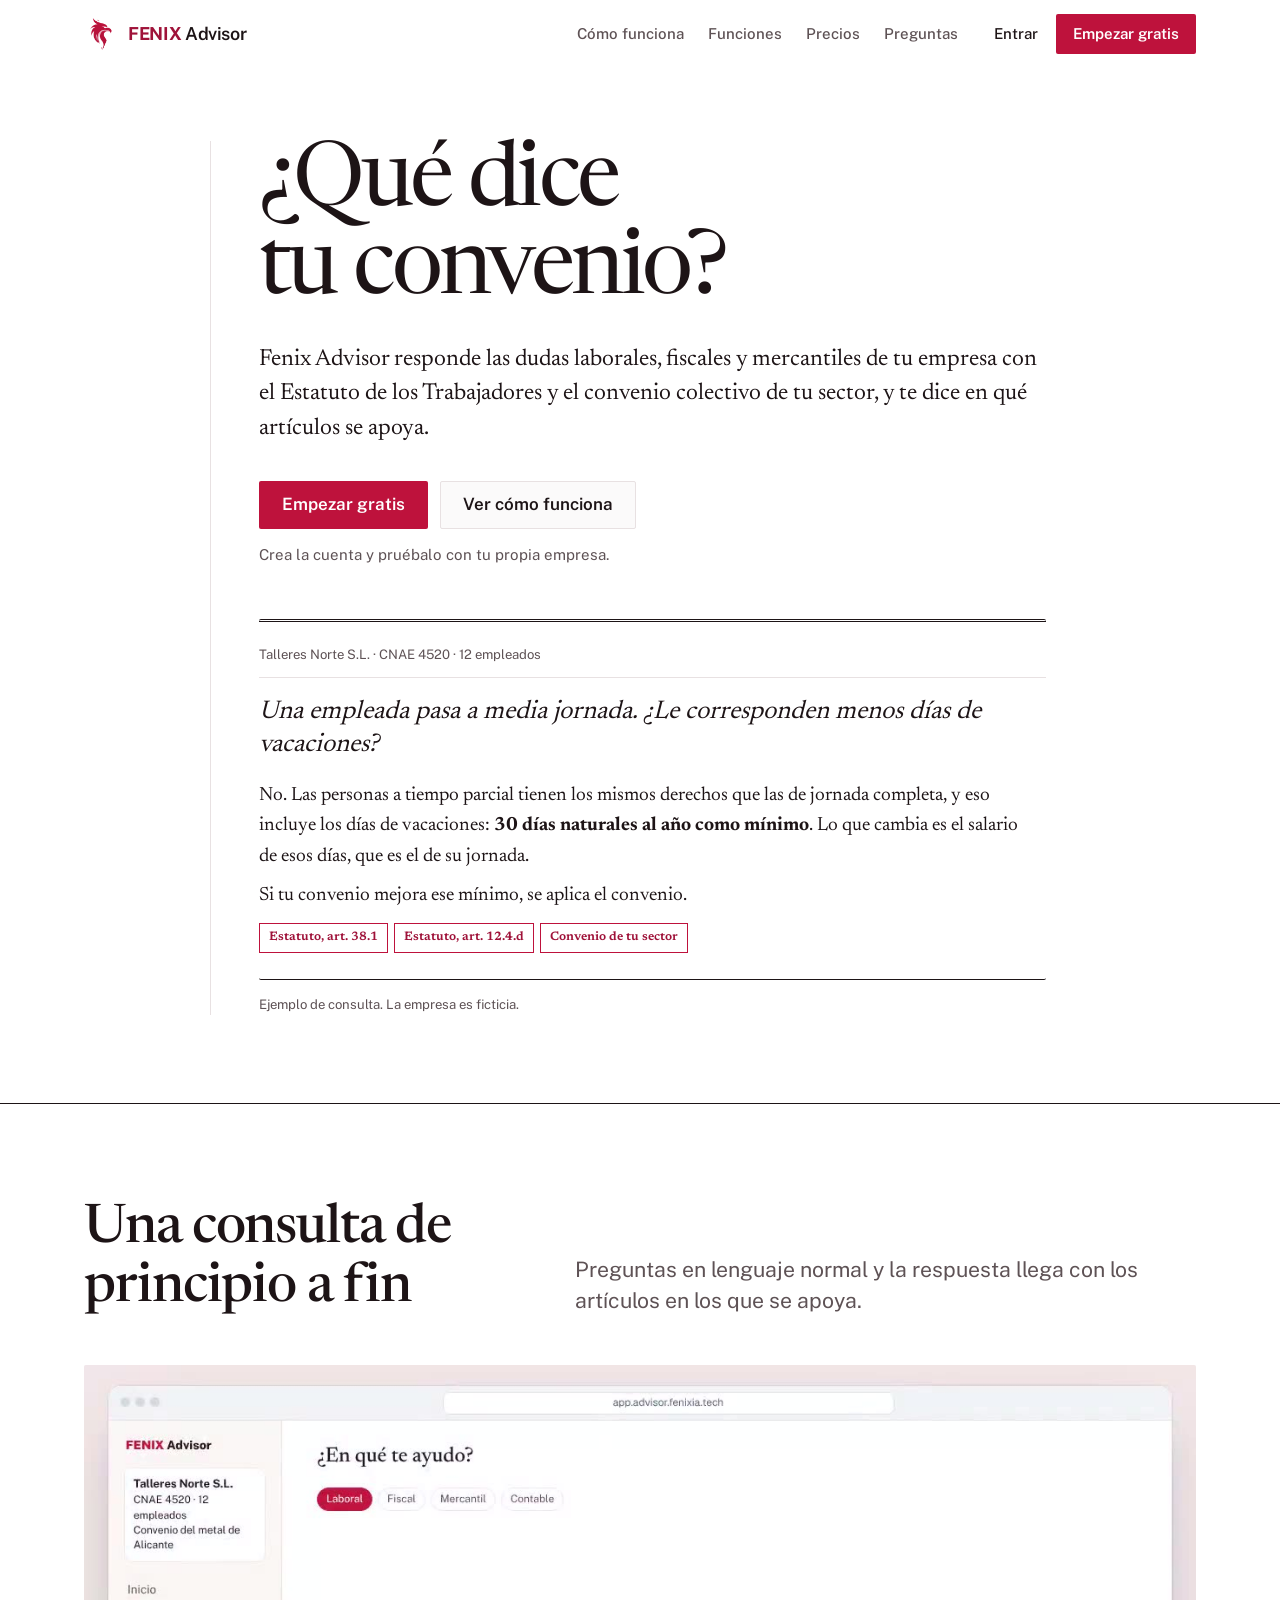
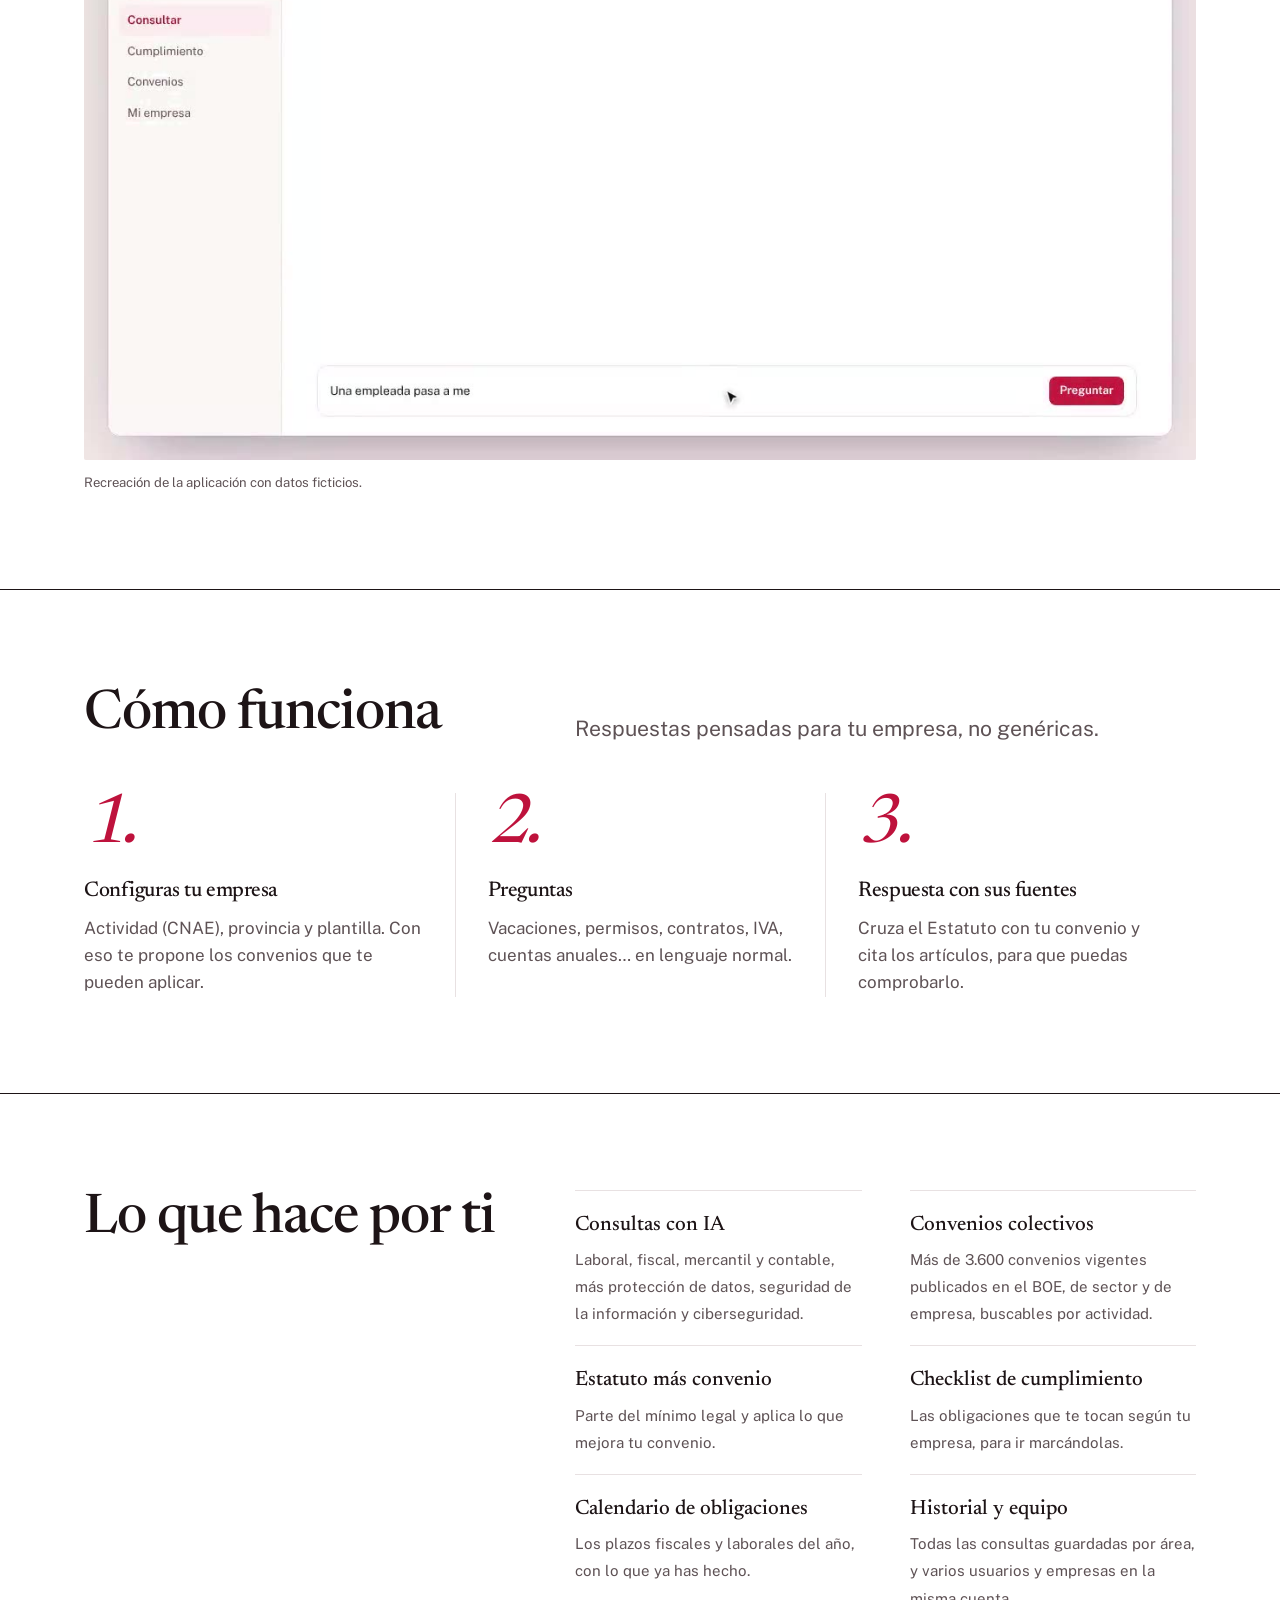
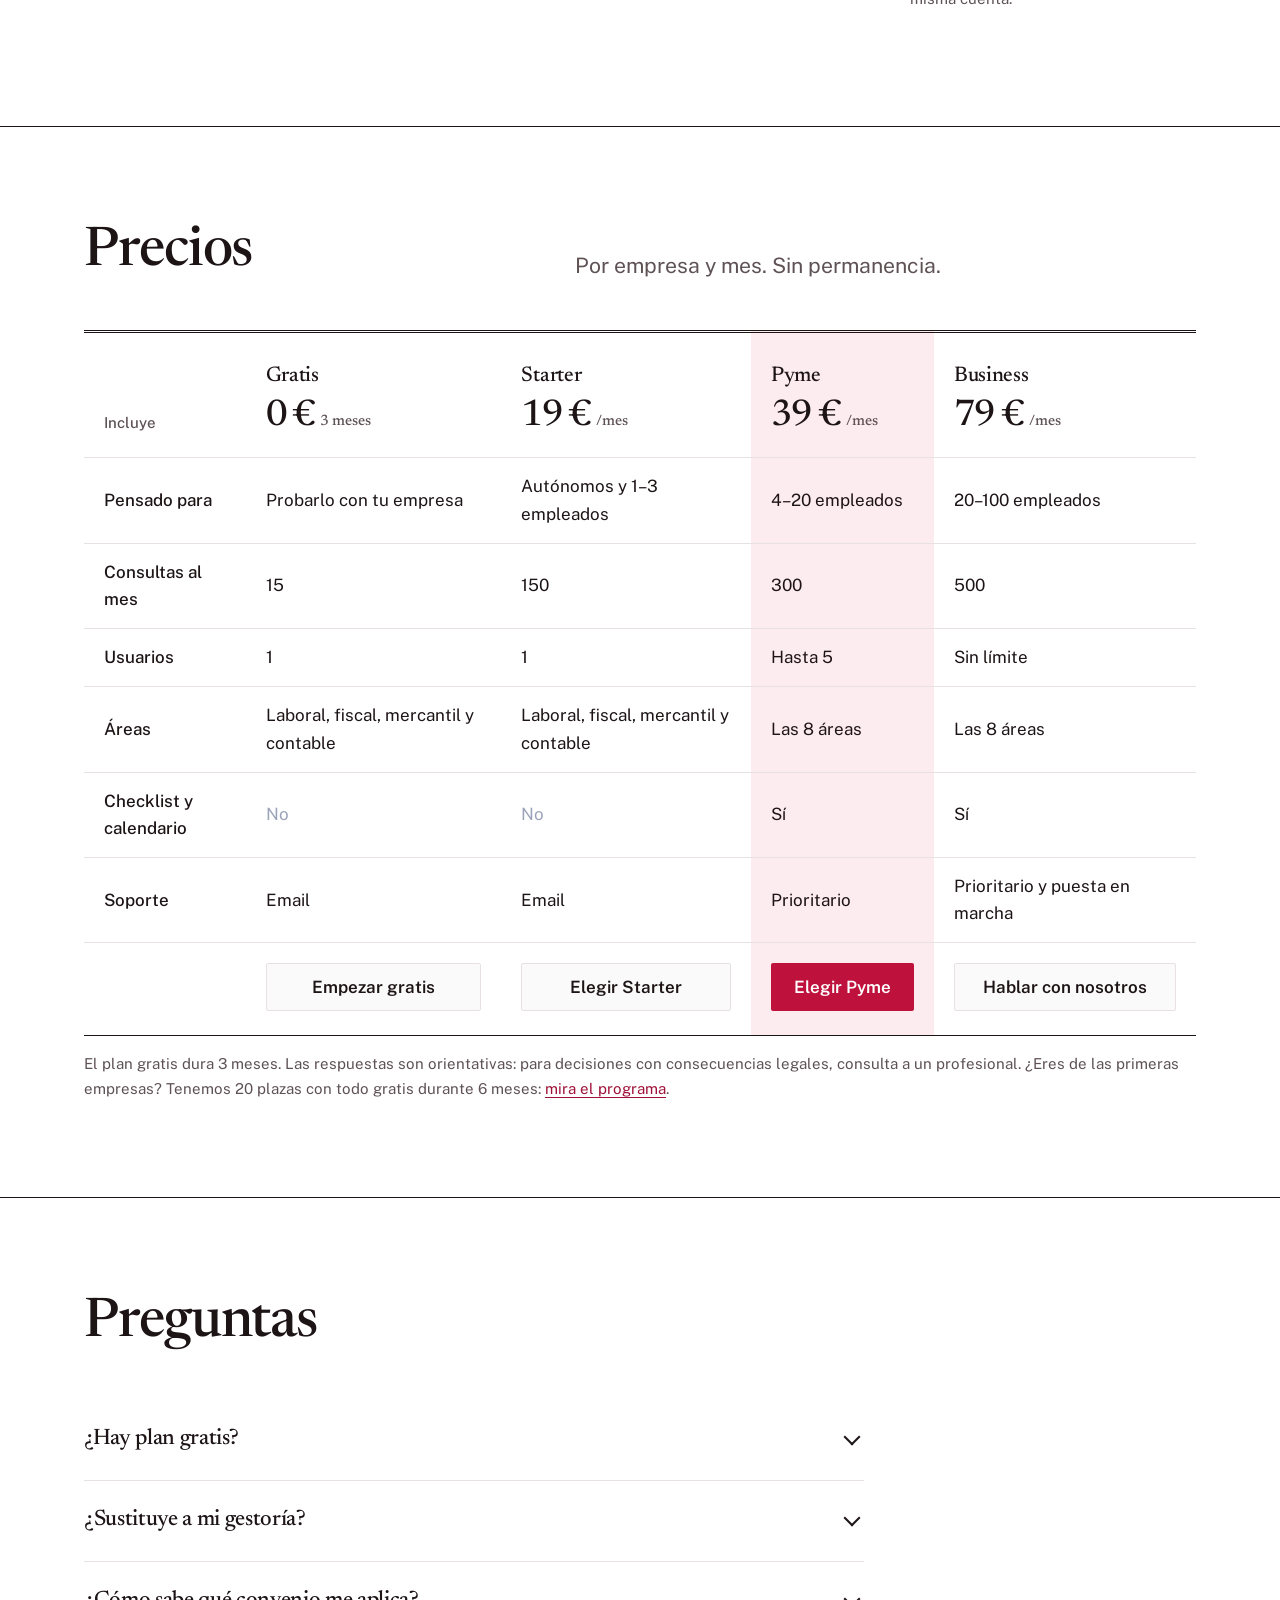
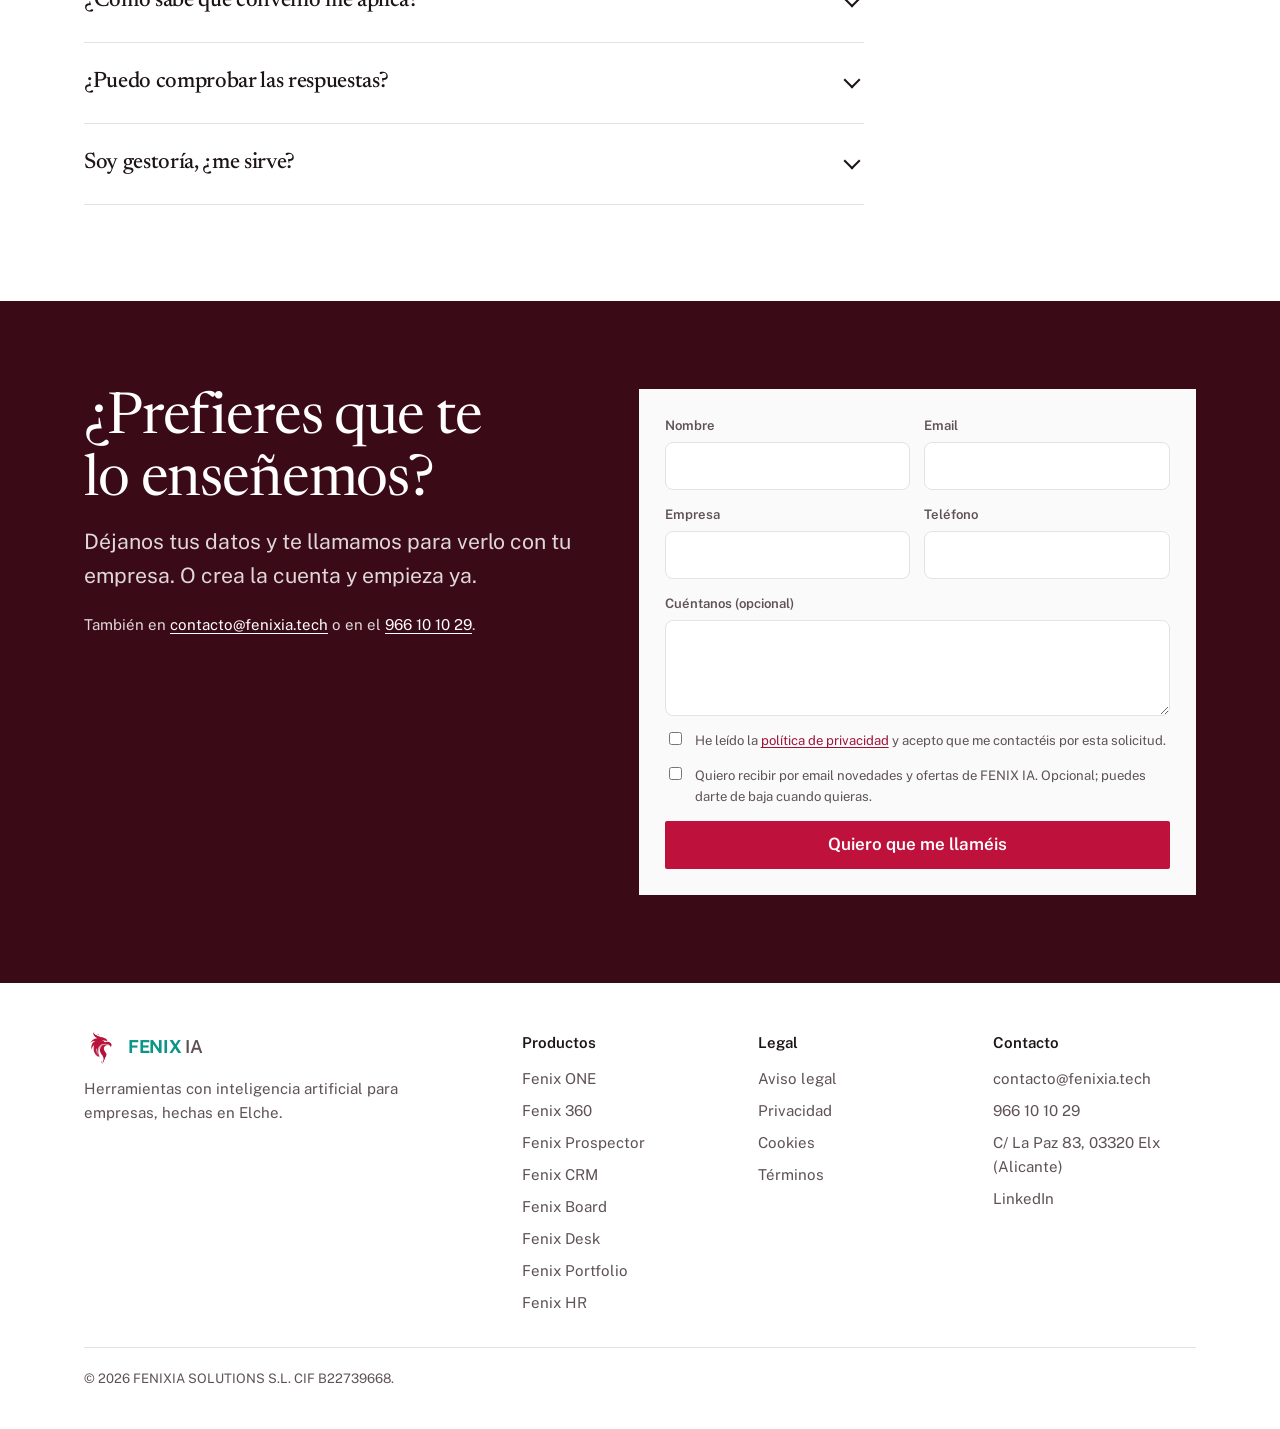
<file: index.html>
<!DOCTYPE html>
<html lang="es">
<head>
<meta charset="UTF-8">
<meta name="viewport" content="width=device-width, initial-scale=1">
<title>Fenix Advisor · Dudas laborales, fiscales y mercantiles resueltas con tu convenio</title>
<meta name="description" content="Fenix Advisor responde las dudas laborales, fiscales, mercantiles y contables de tu empresa cruzando el Estatuto de los Trabajadores con tu convenio colectivo, y te lleva el calendario de obligaciones.">
<meta name="author" content="FENIXIA SOLUTIONS S.L.">
<meta name="robots" content="index, follow">
<meta name="theme-color" content="#be123c">
<link rel="canonical" href="https://advisor.fenixia.tech/">
<meta property="og:type" content="website">
<meta property="og:url" content="https://advisor.fenixia.tech/">
<meta property="og:title" content="Fenix Advisor · Dudas laborales, fiscales y mercantiles resueltas con tu convenio">
<meta property="og:description" content="Fenix Advisor responde las dudas laborales, fiscales, mercantiles y contables de tu empresa cruzando el Estatuto de los Trabajadores con tu convenio colectivo, y te lleva el calendario de obligaciones.">
<meta property="og:site_name" content="FENIX IA">
<meta property="og:locale" content="es_ES">
<meta name="twitter:card" content="summary">
<link rel="icon" href="favicon.ico" sizes="any">
<link rel="icon" href="fenix.png" type="image/png">
<link rel="apple-touch-icon" href="apple-touch-icon.png">
<link rel="preload" href="fonts/newsreader-latin-standard-normal.woff2" as="font" type="font/woff2" crossorigin>
<link rel="stylesheet" href="familia.css">
<style>
:root { --acento: #be123c; --acento-osc: #9f1239; --acento-suave: #fdecef; }

.consulta { padding: 18px 20px 20px; }
.consulta-empresa { font-size: var(--t-xs); color: var(--tinta-2); padding-bottom: 12px; border-bottom: 1px solid var(--linea); }
.pregunta { margin: 16px 0 14px auto; max-width: 30em; background: var(--papel); border-radius: 12px 12px 4px 12px; padding: 11px 14px; font-weight: 500; }
.respuesta { border-left: 3px solid var(--acento); padding: 2px 0 2px 14px; font-size: .95rem; line-height: 1.55; }
.respuesta p + p { margin-top: 8px; }
.fuentes { list-style: none; margin: 12px 0 0; padding: 0; display: flex; flex-wrap: wrap; gap: 6px; }
.fuentes li { font-size: .76rem; font-weight: 600; color: var(--acento-osc); background: var(--acento-suave); padding: 4px 9px; border-radius: 999px; }

@font-face { font-family: 'Newsreader'; font-style: normal; font-weight: 200 800;  font-display: swap; src: url(fonts/newsreader-latin-standard-normal.woff2) format('woff2'); }
@font-face { font-family: 'Public Sans'; font-style: normal; font-weight: 100 900;  font-display: swap; src: url(fonts/public-sans-latin-wght-normal.woff2) format('woff2'); }

:root { --papel: #ffffff; --hoja: #fbfafa; --tinta: #1d1416; --tinta-2: #5e5255; --linea: #e8e1e2;
  --sans: 'Public Sans', system-ui, sans-serif; --display: 'Newsreader', Georgia, serif; --nav-fondo: rgba(255,255,255,.92);
  --radio: 2px; --radio-boton: 2px; --sombra: none;
  --t-3xl: clamp(3rem, 7vw, 5.6rem); }
h1, h2, h3 { font-weight: 500; letter-spacing: -.02em; }
.portada h1 { font-weight: 400; line-height: .98; font-variation-settings: "opsz" 72; }
.portada .entradilla { font-family: var(--display); font-size: 1.45rem; color: var(--tinta); }
.portada .envoltura { border-left: 1px solid var(--linea); padding-left: 48px; }
.hoja { border: 0; border-top: 3px double var(--tinta); border-bottom: 1px solid var(--tinta); background: transparent; }
.consulta { padding: 22px 0 26px; }
.pregunta { margin: 18px 0; max-width: none; background: transparent; padding: 0; border-radius: 0; font-family: var(--display); font-size: 1.6rem; font-style: italic; font-weight: 400; line-height: 1.3; }
.respuesta { border-left: 0; padding: 0; font-family: var(--display); font-size: 1.2rem; line-height: 1.6; max-width: 40em; }
.fuentes li { border-radius: 0; background: transparent; border: 1px solid var(--acento); }
.bloque { border-top: 1px solid var(--tinta); }
.bloque-cab h2, .rasgos h2 { font-size: clamp(2.4rem, 4.4vw, 3.4rem); }
.pasos li::before { font-family: var(--display); font-style: italic; font-weight: 400; font-size: 4.2rem; content: counter(paso) "."; }
.rasgos ul { gap: 0 48px; }
.rasgos li { padding: 18px 0; border-top: 1px solid var(--linea); }
.rasgos li strong { font-family: var(--display); font-size: 1.3rem; font-weight: 500; }
.precios-tabla { border-radius: 0; border: 0; border-top: 3px double var(--tinta); border-bottom: 1px solid var(--tinta); background: transparent; }
.precio, .plan { font-family: var(--display); font-weight: 500; }
.precio-unico .pu-cifra b { font-weight: 400; }
.preguntas summary { font-family: var(--display); font-weight: 500; font-size: 1.4rem; }
.final { background: #3b0a17; }
.final h2 { font-weight: 400; font-size: clamp(2.4rem, 4.6vw, 3.6rem); }
.formulario { border-radius: 0; }
@media (max-width: 760px) {
  .portada .envoltura { border-left: 0; padding-left: 24px; }
}

</style>


</head>
<body class="tema-advisor">
<a class="saltar" href="#contenido">Saltar al contenido</a>
<header class="nav" id="nav"><div class="envoltura">
  <a class="marca" href="/" aria-label="Fenix Advisor, inicio"><img src="fenix.png" alt="" width="34" height="34"><span><b>FENIX</b> Advisor</span></a>
  <nav class="nav-enlaces" aria-label="Secciones"><a href="#como-funciona">Cómo funciona</a><a href="#funciones">Funciones</a><a href="#precios">Precios</a><a href="#preguntas">Preguntas</a></nav>
  <div class="nav-acciones"><a class="entrar" href="https://app.advisor.fenixia.tech">Entrar</a><a class="boton boton-principal" href="https://app.advisor.fenixia.tech/register">Empezar gratis</a></div>
</div></header>
<main id="contenido">
<section class="portada editorial"><div class="envoltura">
  <div>
    <h1>¿Qué dice tu convenio?</h1>
    <p class="entradilla">Fenix Advisor responde las dudas laborales, fiscales y mercantiles de tu empresa con el Estatuto de los Trabajadores y el convenio colectivo de tu sector, y te dice en qué artículos se apoya.</p>
    <div class="acciones"><a class="boton boton-principal" href="https://app.advisor.fenixia.tech/register">Empezar gratis</a><a class="boton boton-secundario" href="#como-funciona">Ver cómo funciona</a></div>
    <p class="nota">Crea la cuenta y pruébalo con tu propia empresa.</p>
  </div>
  <figure class="muestra">
  <div class="hoja consulta" role="img" aria-label="Ejemplo de consulta laboral respondida con sus fuentes">
    <p class="consulta-empresa">Talleres Norte S.L. · CNAE 4520 · 12 empleados</p>
    <p class="pregunta">Una empleada pasa a media jornada. ¿Le corresponden menos días de vacaciones?</p>
    <div class="respuesta">
      <p>No. Las personas a tiempo parcial tienen los mismos derechos que las de jornada completa, y eso incluye los días de vacaciones: <b>30 días naturales al año como mínimo</b>. Lo que cambia es el salario de esos días, que es el de su jornada.</p>
      <p>Si tu convenio mejora ese mínimo, se aplica el convenio.</p>
      <ul class="fuentes"><li>Estatuto, art. 38.1</li><li>Estatuto, art. 12.4.d</li><li>Convenio de tu sector</li></ul>
    </div>
  </div>
  <figcaption>Ejemplo de consulta. La empresa es ficticia.</figcaption>
</figure>
</div></section>
<section class="bloque" id="en-accion"><div class="envoltura"><div class="bloque-cab"><h2>Una consulta de principio a fin</h2><p>Preguntas en lenguaje normal y la respuesta llega con los artículos en los que se apoya.</p></div><figure class="clip"><video src="clip.mp4" poster="clip.jpg" autoplay muted loop playsinline preload="metadata" aria-label="Una consulta de principio a fin"></video><figcaption>Recreación de la aplicación con datos ficticios.</figcaption></figure><script>if (matchMedia('(prefers-reduced-motion: reduce)').matches) document.querySelectorAll('.clip video').forEach(v => { v.removeAttribute('autoplay'); v.pause(); v.controls = true; });</script></div></section><section class="bloque" id="como-funciona"><div class="envoltura"><div class="bloque-cab"><h2>Cómo funciona</h2><p>Respuestas pensadas para tu empresa, no genéricas.</p></div><ol class="pasos"><li><h3>Configuras tu empresa</h3><p>Actividad (CNAE), provincia y plantilla. Con eso te propone los convenios que te pueden aplicar.</p></li><li><h3>Preguntas</h3><p>Vacaciones, permisos, contratos, IVA, cuentas anuales… en lenguaje normal.</p></li><li><h3>Respuesta con sus fuentes</h3><p>Cruza el Estatuto con tu convenio y cita los artículos, para que puedas comprobarlo.</p></li></ol></div></section><section class="bloque" id="funciones"><div class="envoltura"><div class="rasgos"><div><h2>Lo que hace por ti</h2></div><ul><li><strong>Consultas con IA</strong><span>Laboral, fiscal, mercantil y contable, más protección de datos, seguridad de la información y ciberseguridad.</span></li><li><strong>Convenios colectivos</strong><span>Más de 3.600 convenios vigentes publicados en el BOE, de sector y de empresa, buscables por actividad.</span></li><li><strong>Estatuto más convenio</strong><span>Parte del mínimo legal y aplica lo que mejora tu convenio.</span></li><li><strong>Checklist de cumplimiento</strong><span>Las obligaciones que te tocan según tu empresa, para ir marcándolas.</span></li><li><strong>Calendario de obligaciones</strong><span>Los plazos fiscales y laborales del año, con lo que ya has hecho.</span></li><li><strong>Historial y equipo</strong><span>Todas las consultas guardadas por área, y varios usuarios y empresas en la misma cuenta.</span></li></ul></div></div></section><section class="bloque" id="precios"><div class="envoltura"><div class="bloque-cab"><h2>Precios</h2><p>Por empresa y mes. Sin permanencia.</p></div><div class="precios-desplazable"><table class="precios-tabla"><thead><tr><th scope="col">Incluye</th><th scope="col"><span class="plan">Gratis</span><span class="precio">0 € <small>3 meses</small></span></th><th scope="col"><span class="plan">Starter</span><span class="precio">19 € <small>/mes</small></span></th><th scope="col" class="destacado"><span class="plan">Pyme</span><span class="precio">39 € <small>/mes</small></span></th><th scope="col"><span class="plan">Business</span><span class="precio">79 € <small>/mes</small></span></th></tr></thead><tbody><tr><th scope="row">Pensado para</th><td>Probarlo con tu empresa</td><td>Autónomos y 1–3 empleados</td><td class="destacado">4–20 empleados</td><td>20–100 empleados</td></tr><tr><th scope="row">Consultas al mes</th><td>15</td><td>150</td><td class="destacado">300</td><td>500</td></tr><tr><th scope="row">Usuarios</th><td>1</td><td>1</td><td class="destacado">Hasta 5</td><td>Sin límite</td></tr><tr><th scope="row">Áreas</th><td>Laboral, fiscal, mercantil y contable</td><td>Laboral, fiscal, mercantil y contable</td><td class="destacado">Las 8 áreas</td><td>Las 8 áreas</td></tr><tr><th scope="row">Checklist y calendario</th><td class="no">No</td><td class="no">No</td><td class="destacado">Sí</td><td>Sí</td></tr><tr><th scope="row">Soporte</th><td>Email</td><td>Email</td><td class="destacado">Prioritario</td><td>Prioritario y puesta en marcha</td></tr></tbody><tfoot><tr><td></td><td><a class="boton boton-secundario" href="https://app.advisor.fenixia.tech/register">Empezar gratis</a></td><td><a class="boton boton-secundario" href="https://app.advisor.fenixia.tech/register">Elegir Starter</a></td><td class="destacado"><a class="boton boton-principal" href="https://app.advisor.fenixia.tech/register">Elegir Pyme</a></td><td><a class="boton boton-secundario" href="#contacto">Hablar con nosotros</a></td></tr></tfoot></table></div><p class="precios-pie">El plan gratis dura 3 meses. Las respuestas son orientativas: para decisiones con consecuencias legales, consulta a un profesional. ¿Eres de las primeras empresas? Tenemos 20 plazas con todo gratis durante 6 meses: <a href="https://fenixia.tech/primeras-empresas/">mira el programa</a>.</p></div></section><section class="bloque" id="preguntas"><div class="envoltura"><div class="bloque-cab"><h2>Preguntas</h2></div><div class="preguntas"><details><summary>¿Hay plan gratis?</summary><p>Sí: 3 meses con 1 usuario y 15 consultas al mes. Después eliges Starter, Pyme o Business.</p></details><details><summary>¿Sustituye a mi gestoría?</summary><p>No. Resuelve las dudas del día a día al momento y te ayuda a llegar a la gestoría con la pregunta clara. Las decisiones importantes, con un profesional.</p></details><details><summary>¿Cómo sabe qué convenio me aplica?</summary><p>Por la actividad de tu empresa te propone los convenios de tu sector y, si lo tienes, el de tu propia empresa. Tú eliges el que aplica.</p></details><details><summary>¿Puedo comprobar las respuestas?</summary><p>Sí. Cada respuesta indica los artículos del Estatuto o del convenio en los que se apoya.</p></details><details><summary>Soy gestoría, ¿me sirve?</summary><p>Sí. Puedes dar de alta varias empresas y consultar cada una con su convenio.</p></details></div></div></section>
<section class="final con-formulario" id="contacto"><div class="envoltura"><div><h2>¿Prefieres que te lo enseñemos?</h2><p>Déjanos tus datos y te llamamos para verlo con tu empresa. O crea la cuenta y empieza ya.</p><p class="otra-via">También en <a href="mailto:contacto@fenixia.tech">contacto@fenixia.tech</a> o en el <a href="tel:+34966101029">966 10 10 29</a>.</p></div><div><form class="formulario" id="form-contacto" novalidate><label>Nombre<input name="nombre" autocomplete="name" required></label><label>Email<input name="email" type="email" autocomplete="email" required></label><label>Empresa<input name="empresa" autocomplete="organization"></label><label>Teléfono<input name="telefono" type="tel" autocomplete="tel"></label><label class="ancho">Cuéntanos (opcional)<textarea name="mensaje" maxlength="1500"></textarea></label><input class="trampa" name="website" tabindex="-1" autocomplete="off" aria-hidden="true"><label class="casilla ancho"><input type="checkbox" name="privacidad" required> <span>He leído la <a href="https://fenixia.tech/privacidad/?desde=advisor" target="_blank" rel="noopener">política de privacidad</a> y acepto que me contactéis por esta solicitud.</span></label><label class="casilla ancho"><input type="checkbox" name="comerciales"> <span>Quiero recibir por email novedades y ofertas de FENIX IA. Opcional; puedes darte de baja cuando quieras.</span></label><p class="form-aviso error" id="form-error" role="alert" hidden></p><button class="boton" type="submit">Quiero que me llaméis</button></form><div class="form-ok" id="form-ok" role="status" hidden><strong>Recibido.</strong>Te escribimos en menos de 24 horas.</div></div></div></section>
</main>
<footer class="pie"><div class="envoltura">
  <div>
    <a class="marca" href="https://fenixia.tech/"><img src="fenix.png" alt="" width="34" height="34"><span><b>FENIX</b> IA</span></a>
    <p style="margin-top:12px;max-width:26em">Herramientas con inteligencia artificial para empresas, hechas en Elche.</p>
  </div>
  <div><h4>Productos</h4><ul><li><a href="https://fenixia.tech/one/">Fenix ONE</a></li><li><a href="https://360.fenixia.tech/">Fenix 360</a></li><li><a href="https://prospector.fenixia.tech/">Fenix Prospector</a></li><li><a href="https://fenixia.tech/crm/">Fenix CRM</a></li><li><a href="https://fenixia.tech/board/">Fenix Board</a></li><li><a href="https://fenixia.tech/desk/">Fenix Desk</a></li><li><a href="https://portfolio.fenixia.tech/">Fenix Portfolio</a></li><li><a href="https://hr.fenixia.tech/">Fenix HR</a></li></ul></div>
  <div><h4>Legal</h4><ul>
    <li><a href="https://fenixia.tech/aviso-legal/?desde=advisor">Aviso legal</a></li>
    <li><a href="https://fenixia.tech/privacidad/?desde=advisor">Privacidad</a></li>
    <li><a href="https://fenixia.tech/cookies/?desde=advisor">Cookies</a></li>
    <li><a href="https://fenixia.tech/terminos/?desde=advisor">Términos</a></li>
  </ul></div>
  <div><h4>Contacto</h4><ul>
    <li><a href="mailto:contacto@fenixia.tech">contacto@fenixia.tech</a></li>
    <li><a href="tel:+34966101029">966 10 10 29</a></li>
    <li>C/ La Paz 83, 03320 Elx (Alicante)</li>
    <li><a href="https://www.linkedin.com/company/fenix-ia-solutions" target="_blank" rel="noopener">LinkedIn</a></li>
  </ul></div>
  <p class="legal">© 2026 FENIXIA SOLUTIONS S.L. CIF B22739668.</p>
</div></footer>
<script>
  const nav = document.getElementById('nav');
  addEventListener('scroll', () => nav.classList.toggle('con-borde', scrollY > 8), { passive: true });
  
  
  const fc = document.getElementById('form-contacto');
  fc.addEventListener('submit', async (ev) => {
    ev.preventDefault();
    if (fc.website.value) return;
    const err = document.getElementById('form-error');
    const v = (n) => (fc[n] ? fc[n].value.trim() : '');
    const d = { nombre: v('nombre'), email: v('email'), empresa: v('empresa'), telefono: v('telefono'), interes: v('interes'), mensaje: v('mensaje'), comerciales: !!(fc.comerciales && fc.comerciales.checked), cuando: new Date().toISOString() };
    if (!d.nombre || !/^[^@\s]+@[^@\s]+\.[^@\s]+$/.test(d.email) || !fc.privacidad.checked) {
      err.textContent = 'Indica tu nombre, un email válido y acepta la política de privacidad.'; err.hidden = false; return;
    }
    const b = fc.querySelector('button[type=submit]'); const t = b.textContent;
    b.disabled = true; b.textContent = 'Enviando…'; err.hidden = true;
    try {
      const r = await fetch("https://crm.fenixia.tech/api/public/leads", { method: 'POST', headers: { 'Content-Type': 'application/json', Accept: 'application/json' }, body: JSON.stringify({token: "sj0C1rn7OGz7X0kOUZzPsGsQWyan2gUr0nR6RGW7OMlMhhhG", nombre: d.nombre, email: d.email, empresa: d.empresa, telefono: d.telefono, mensaje: ('' + [d.interes && ('Interés: ' + d.interes), d.telefono && ('Teléfono: ' + d.telefono), d.mensaje, 'Comunicaciones comerciales: ' + (d.comerciales ? 'sí, aceptadas el ' + d.cuando + ' en ' + location.host + location.pathname : 'no')].filter(Boolean).join('\n')).slice(0, 2000), origen: "advisor.fenixia.tech"}) });
      if (!r.ok) throw new Error('HTTP ' + r.status);
      fc.hidden = true; document.getElementById('form-ok').hidden = false;
      if (window.umami) window.umami.track('lead_enviado', { interes: d.interes || '' });
    } catch (e) {
      b.disabled = false; b.textContent = t;
      err.innerHTML = 'No se ha podido enviar. Escríbenos a <a href="mailto:contacto@fenixia.tech">contacto@fenixia.tech</a> o llama al 966 10 10 29.'; err.hidden = false;
    }
  });
</script>
<script src="https://app.advisor.fenixia.tech/widget.js"></script>
</body>
</html>
</file>
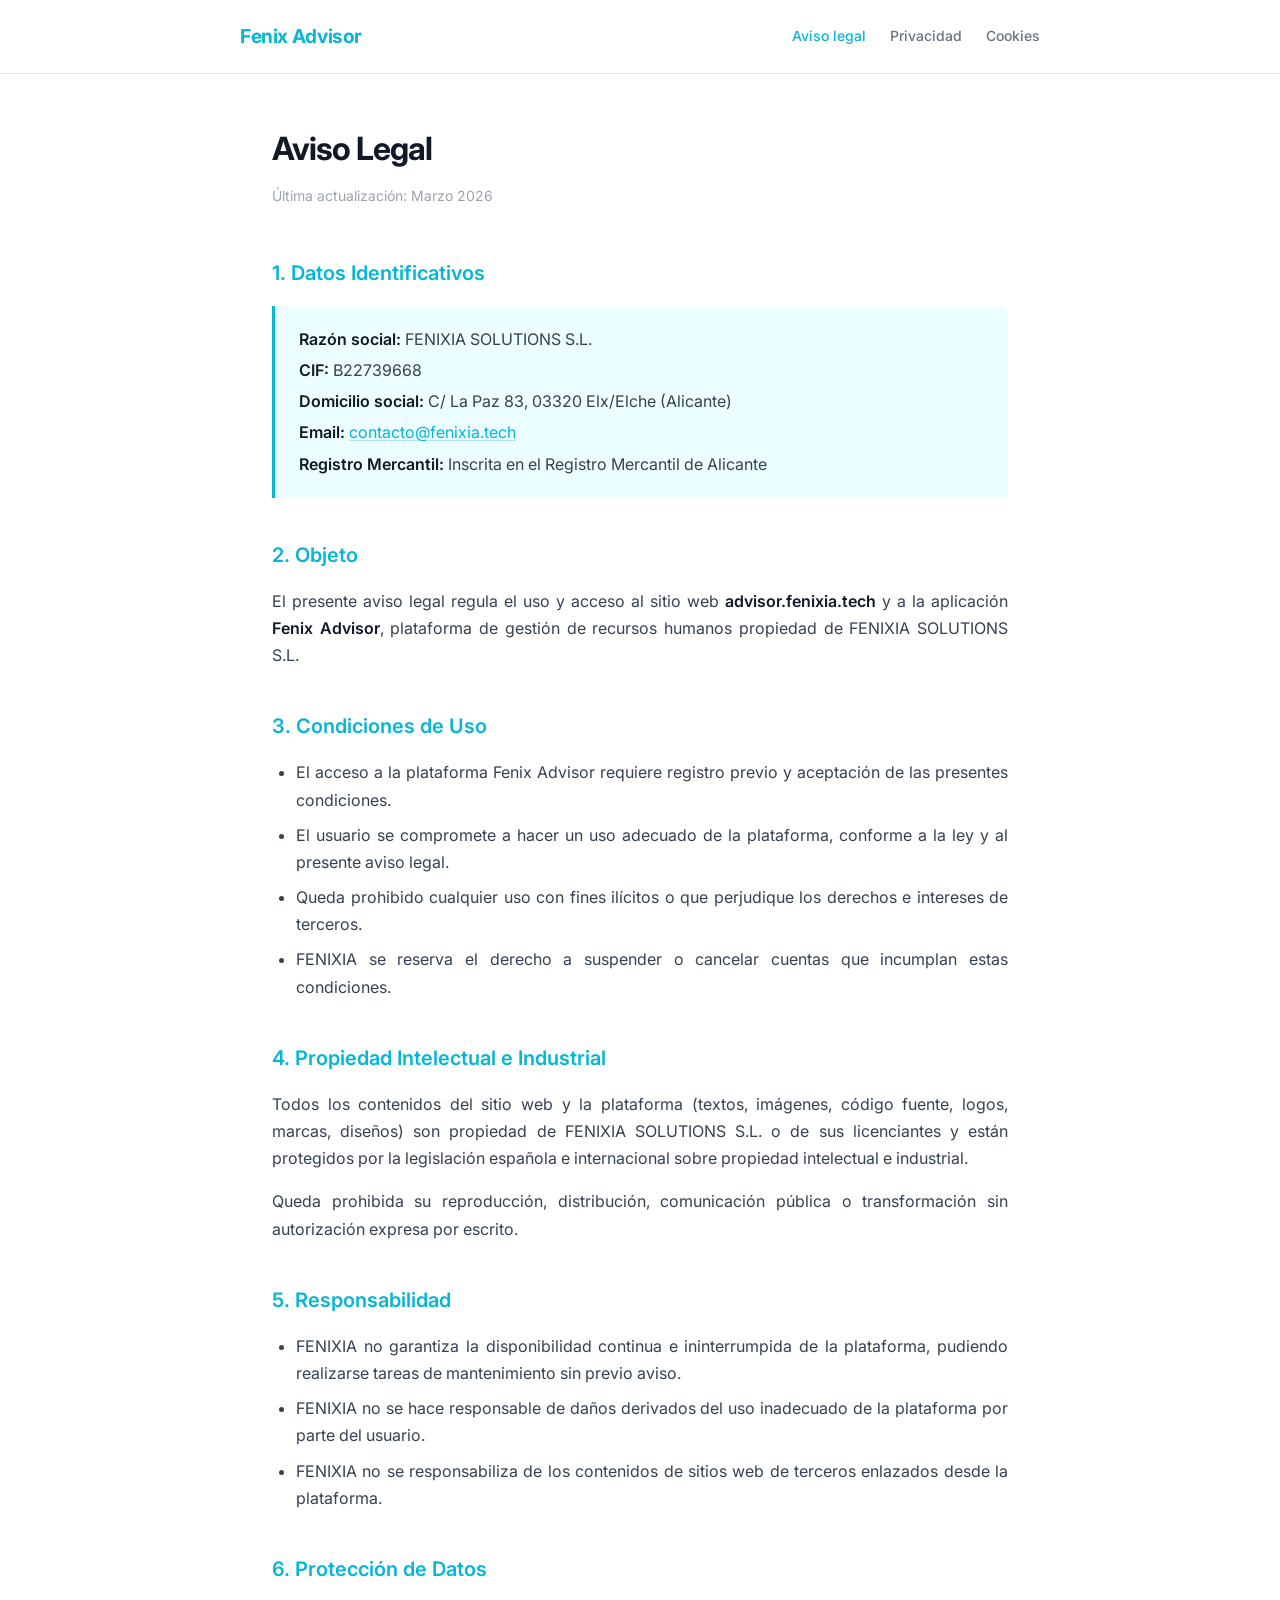
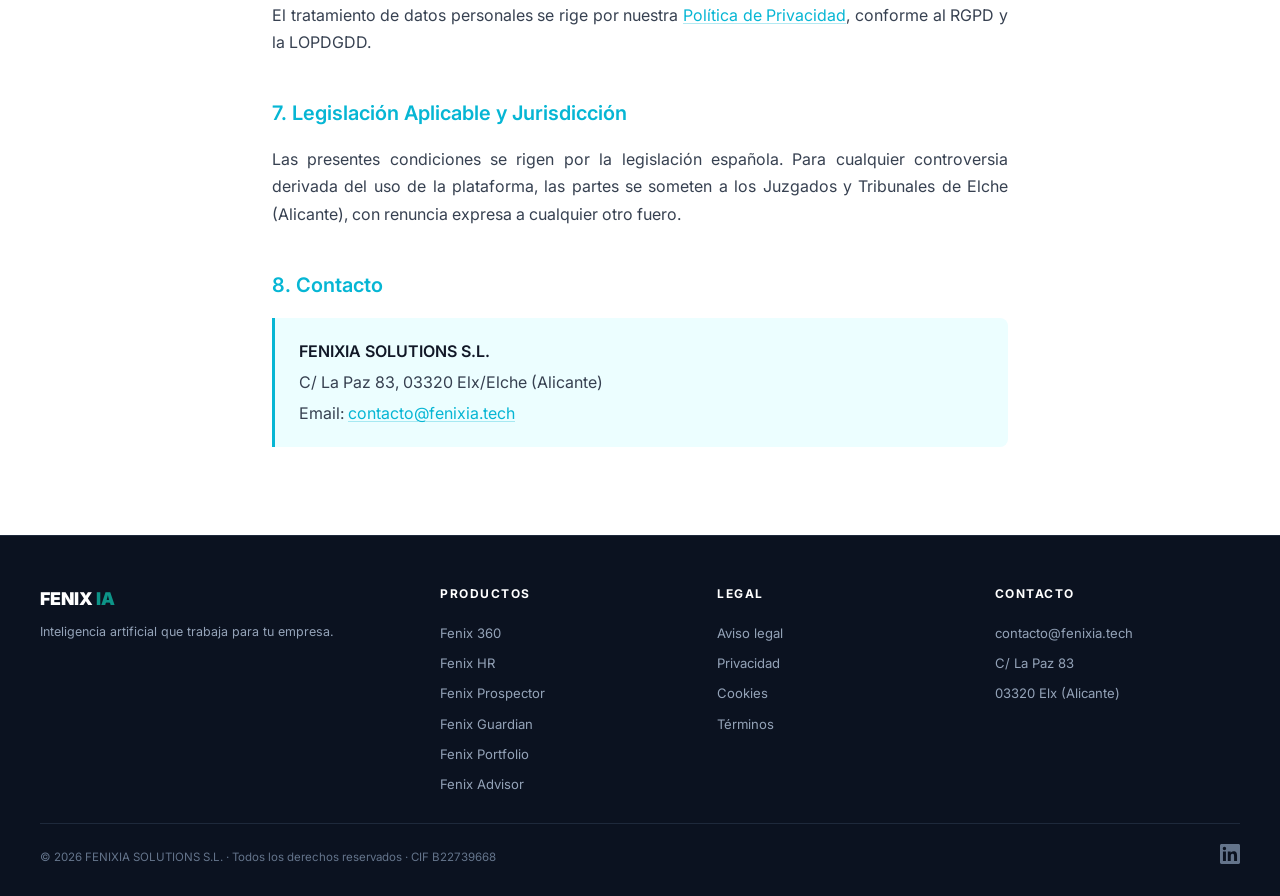
<file: aviso-legal.html>
<!DOCTYPE html>
<html lang="es">
<head>
<meta charset="UTF-8">
<meta name="viewport" content="width=device-width,initial-scale=1.0">
<title>Aviso Legal &mdash; FENIX Advisor</title>
<meta name="description" content="Aviso legal de Fenix Advisor. Datos identificativos del titular, condiciones de uso y responsabilidades.">
<link rel="preconnect" href="https://fonts.googleapis.com">
<link rel="preconnect" href="https://fonts.gstatic.com" crossorigin>
<link href="https://fonts.googleapis.com/css2?family=Inter:wght@400;500;600;700&display=swap" rel="stylesheet">
<style>
*,*::before,*::after{margin:0;padding:0;box-sizing:border-box}
body{font-family:'Inter',system-ui,sans-serif;background:#fff;color:#374151;line-height:1.7;font-size:16px;-webkit-font-smoothing:antialiased}
header{border-bottom:1px solid #e5e7eb;padding:1.25rem 2rem;position:sticky;top:0;background:#fff;z-index:100}
.hdr{max-width:800px;margin:0 auto;display:flex;align-items:center;justify-content:space-between;flex-wrap:wrap;gap:.75rem}
.logo a{text-decoration:none;font-size:1.2rem;font-weight:700;color:#06b6d4;letter-spacing:-.02em}
nav{display:flex;gap:1.5rem;flex-wrap:wrap}
nav a{color:#6b7280;text-decoration:none;font-size:.875rem;font-weight:500;transition:color .2s}
nav a:hover,nav a.active{color:#06b6d4}
main{max-width:800px;margin:0 auto;padding:3rem 2rem 4rem}
h1{font-size:2rem;font-weight:700;color:#111827;margin-bottom:.5rem;letter-spacing:-.03em}
.upd{font-size:.875rem;color:#9ca3af;margin-bottom:3rem}
h2{font-size:1.25rem;font-weight:600;color:#06b6d4;margin-top:2.5rem;margin-bottom:1rem}
p{margin-bottom:1rem;text-align:justify}
ul,ol{margin-bottom:1rem;padding-left:1.5rem}
li{margin-bottom:.5rem;text-align:justify}
a{color:#06b6d4;text-decoration:underline;text-decoration-color:rgba(6,182,212,.3);text-underline-offset:2px;transition:text-decoration-color .2s}
a:hover{text-decoration-color:#06b6d4}
strong{font-weight:600;color:#111827}
.ib{background:#ecfeff;border-left:3px solid #06b6d4;padding:1.25rem 1.5rem;border-radius:0 8px 8px 0;margin-bottom:1.5rem}
.ib p{margin-bottom:.25rem}
.ib p:last-child{margin-bottom:0}
footer{background:#0b1220;border-top:1px solid #1e293b;padding:3rem 2rem 1.5rem;color:#94a3b8}
.ft-inner{max-width:1200px;margin:0 auto;display:grid;grid-template-columns:1.5fr 1fr 1fr 1fr;gap:2rem}
.ft-brand-name{font-weight:900;font-size:1.1rem;color:#fff;margin-bottom:.5rem}
.ft-brand-name span{color:#0d9488}
.ft-brand-desc{font-size:.78rem;color:#94a3b8;line-height:1.6}
.ft-col h4{font-size:.75rem;font-weight:700;text-transform:uppercase;letter-spacing:1.5px;color:#fff;margin-bottom:.8rem}
.ft-col a{display:block;color:#94a3b8;font-size:.82rem;padding:.25rem 0;transition:.2s;text-decoration:none}
.ft-col a:hover{color:#06b6d4}
.ft-bottom{max-width:1200px;margin:1.5rem auto 0;padding-top:1.2rem;border-top:1px solid #1e293b;display:flex;justify-content:space-between;align-items:center;flex-wrap:wrap;gap:.8rem}
.ft-copy{color:#64748b;font-size:.72rem}
.ft-linkedin{color:#64748b;transition:.2s}
.ft-linkedin:hover{color:#06b6d4}
@media(max-width:768px){.ft-inner{grid-template-columns:1fr;text-align:center}.ft-bottom{flex-direction:column;text-align:center}}
@media(max-width:600px){header{padding:1rem 1.25rem}.hdr{flex-direction:column;align-items:flex-start}main{padding:2rem 1.25rem 3rem}h1{font-size:1.6rem}}
</style>
</head>
<body>
<header><div class="hdr">
<div class="logo"><a href="https://advisor.fenixia.tech">Fenix Advisor</a></div>
<nav><a href="aviso-legal.html" class="active">Aviso legal</a><a href="privacidad.html">Privacidad</a><a href="cookies.html">Cookies</a></nav>
</div></header>
<main>
<h1>Aviso Legal</h1>
<p class="upd">&Uacute;ltima actualizaci&oacute;n: Marzo 2026</p>

<h2>1. Datos Identificativos</h2>
<div class="ib">
<p><strong>Raz&oacute;n social:</strong> FENIXIA SOLUTIONS S.L.</p>
<p><strong>CIF:</strong> B22739668</p>
<p><strong>Domicilio social:</strong> C/ La Paz 83, 03320 Elx/Elche (Alicante)</p>
<p><strong>Email:</strong> <a href="mailto:contacto@fenixia.tech">contacto@fenixia.tech</a></p>
<p><strong>Registro Mercantil:</strong> Inscrita en el Registro Mercantil de Alicante</p>
</div>

<h2>2. Objeto</h2>
<p>El presente aviso legal regula el uso y acceso al sitio web <strong>advisor.fenixia.tech</strong> y a la aplicaci&oacute;n <strong>Fenix Advisor</strong>, plataforma de gesti&oacute;n de recursos humanos propiedad de FENIXIA SOLUTIONS S.L.</p>

<h2>3. Condiciones de Uso</h2>
<ul>
<li>El acceso a la plataforma Fenix Advisor requiere registro previo y aceptaci&oacute;n de las presentes condiciones.</li>
<li>El usuario se compromete a hacer un uso adecuado de la plataforma, conforme a la ley y al presente aviso legal.</li>
<li>Queda prohibido cualquier uso con fines il&iacute;citos o que perjudique los derechos e intereses de terceros.</li>
<li>FENIXIA se reserva el derecho a suspender o cancelar cuentas que incumplan estas condiciones.</li>
</ul>

<h2>4. Propiedad Intelectual e Industrial</h2>
<p>Todos los contenidos del sitio web y la plataforma (textos, im&aacute;genes, c&oacute;digo fuente, logos, marcas, dise&ntilde;os) son propiedad de FENIXIA SOLUTIONS S.L. o de sus licenciantes y est&aacute;n protegidos por la legislaci&oacute;n espa&ntilde;ola e internacional sobre propiedad intelectual e industrial.</p>
<p>Queda prohibida su reproducci&oacute;n, distribuci&oacute;n, comunicaci&oacute;n p&uacute;blica o transformaci&oacute;n sin autorizaci&oacute;n expresa por escrito.</p>

<h2>5. Responsabilidad</h2>
<ul>
<li>FENIXIA no garantiza la disponibilidad continua e ininterrumpida de la plataforma, pudiendo realizarse tareas de mantenimiento sin previo aviso.</li>
<li>FENIXIA no se hace responsable de da&ntilde;os derivados del uso inadecuado de la plataforma por parte del usuario.</li>
<li>FENIXIA no se responsabiliza de los contenidos de sitios web de terceros enlazados desde la plataforma.</li>
</ul>

<h2>6. Protecci&oacute;n de Datos</h2>
<p>El tratamiento de datos personales se rige por nuestra <a href="privacidad.html">Pol&iacute;tica de Privacidad</a>, conforme al RGPD y la LOPDGDD.</p>

<h2>7. Legislaci&oacute;n Aplicable y Jurisdicci&oacute;n</h2>
<p>Las presentes condiciones se rigen por la legislaci&oacute;n espa&ntilde;ola. Para cualquier controversia derivada del uso de la plataforma, las partes se someten a los Juzgados y Tribunales de Elche (Alicante), con renuncia expresa a cualquier otro fuero.</p>

<h2>8. Contacto</h2>
<div class="ib">
<p><strong>FENIXIA SOLUTIONS S.L.</strong></p>
<p>C/ La Paz 83, 03320 Elx/Elche (Alicante)</p>
<p>Email: <a href="mailto:contacto@fenixia.tech">contacto@fenixia.tech</a></p>
</div>
</main>
<footer>
<div class="ft-inner"><div><div class="ft-brand-name">FENIX <span>IA</span></div><p class="ft-brand-desc">Inteligencia artificial que trabaja para tu empresa.</p></div>
<div class="ft-col"><h4>Productos</h4><a href="https://360.fenixia.tech">Fenix 360</a><a href="https://hr.fenixia.tech">Fenix HR</a><a href="https://prospector.fenixia.tech">Fenix Prospector</a><a href="https://guardian.fenixia.tech">Fenix Guardian</a><a href="https://portfolio.fenixia.tech">Fenix Portfolio</a><a href="https://advisor.fenixia.tech">Fenix Advisor</a></div>
<div class="ft-col"><h4>Legal</h4><a href="https://fenixia.tech/aviso-legal/" target="_blank" rel="noopener">Aviso legal</a><a href="https://fenixia.tech/privacidad/" target="_blank" rel="noopener">Privacidad</a><a href="https://fenixia.tech/cookies/" target="_blank" rel="noopener">Cookies</a><a href="https://fenixia.tech/terminos/" target="_blank" rel="noopener">T&eacute;rminos</a></div>
<div class="ft-col"><h4>Contacto</h4><a href="mailto:contacto@fenixia.tech">contacto@fenixia.tech</a><span style="display:block;font-size:.82rem;padding:.25rem 0">C/ La Paz 83</span><span style="display:block;font-size:.82rem;padding:.25rem 0">03320 Elx (Alicante)</span></div></div>
<div class="ft-bottom"><span class="ft-copy">&copy; 2026 FENIXIA SOLUTIONS S.L. &middot; Todos los derechos reservados &middot; CIF B22739668</span><a href="https://www.linkedin.com/company/fenix-ia-solutions" target="_blank" rel="noopener" class="ft-linkedin" aria-label="LinkedIn"><svg width="20" height="20" viewBox="0 0 24 24" fill="currentColor"><path d="M20.447 20.452h-3.554v-5.569c0-1.328-.027-3.037-1.852-3.037-1.853 0-2.136 1.445-2.136 2.939v5.667H9.351V9h3.414v1.561h.046c.477-.9 1.637-1.85 3.37-1.85 3.601 0 4.267 2.37 4.267 5.455v6.286zM5.337 7.433a2.062 2.062 0 01-2.063-2.065 2.064 2.064 0 112.063 2.065zm1.782 13.019H3.555V9h3.564v11.452zM22.225 0H1.771C.792 0 0 .774 0 1.729v20.542C0 23.227.792 24 1.771 24h20.451C23.2 24 24 23.227 24 22.271V1.729C24 .774 23.2 0 22.222 0h.003z"/></svg></a></div>
</footer>
</body>
</html>
</file>
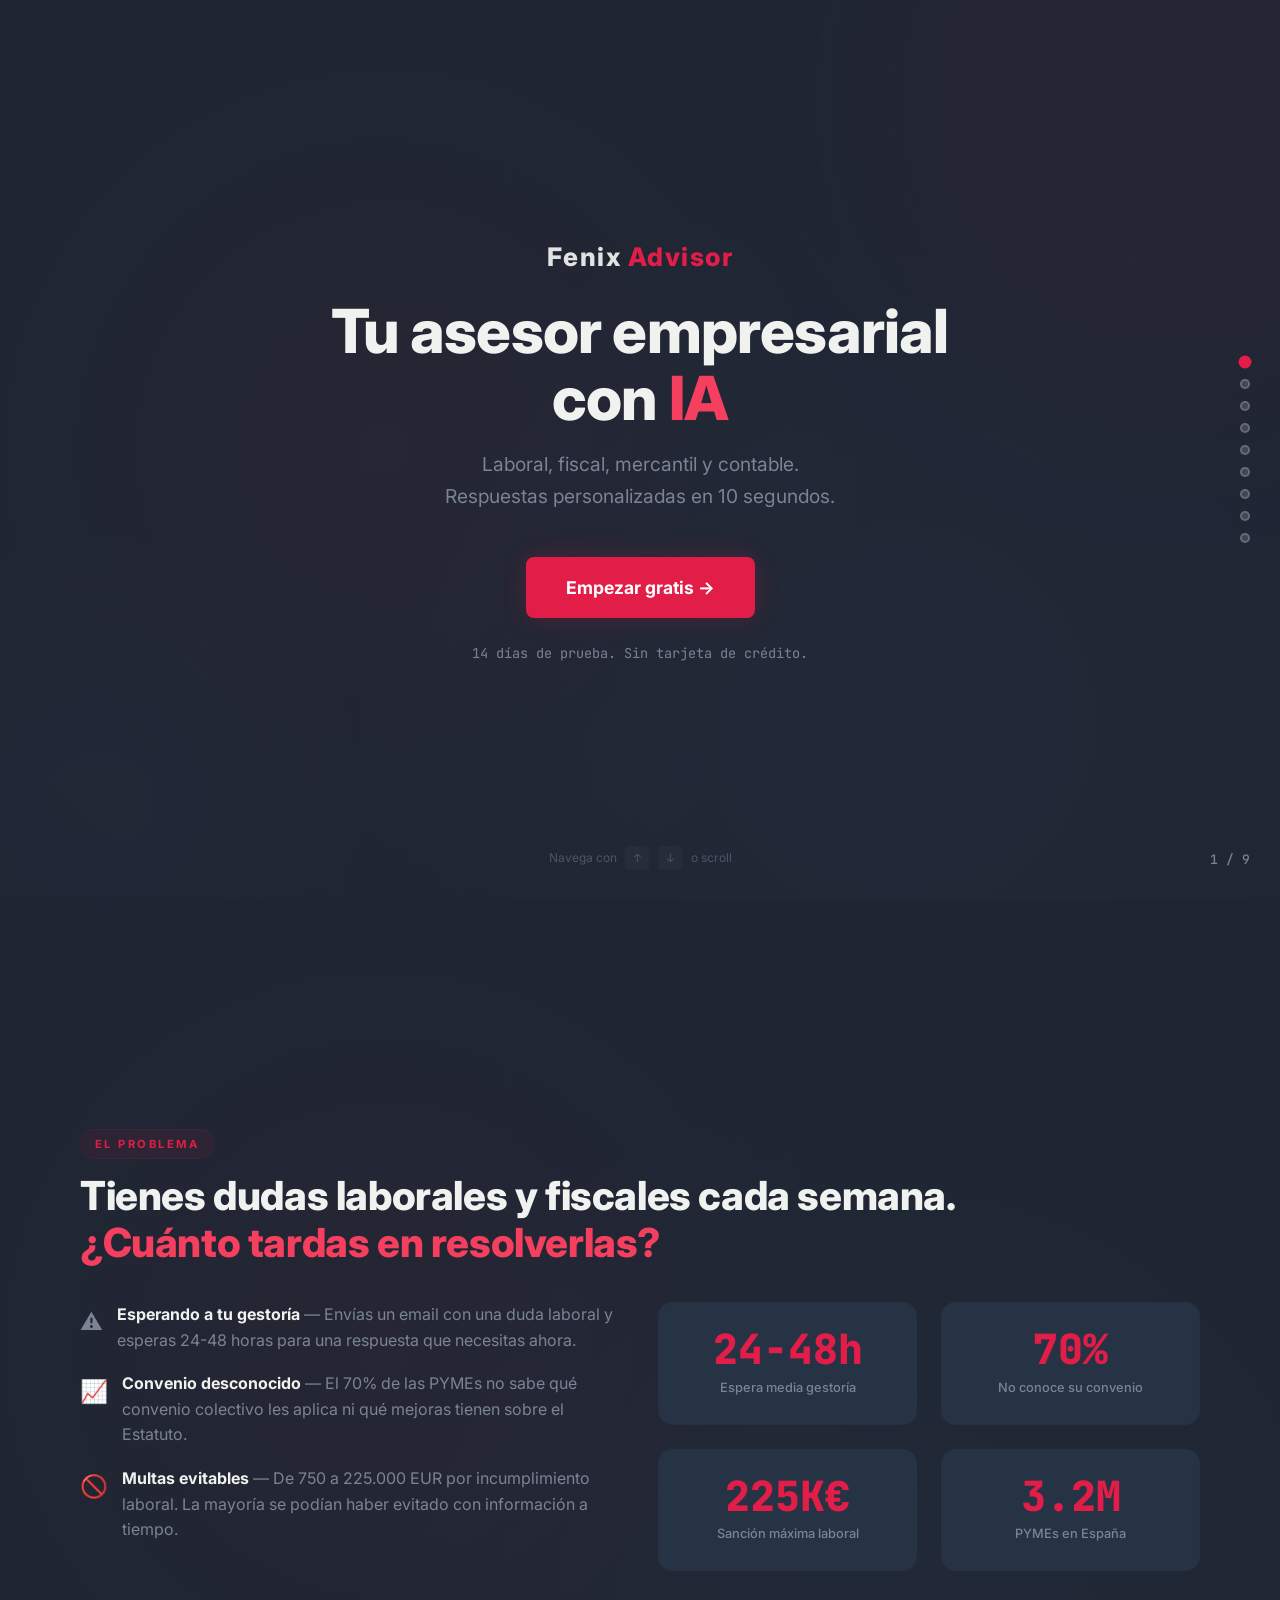
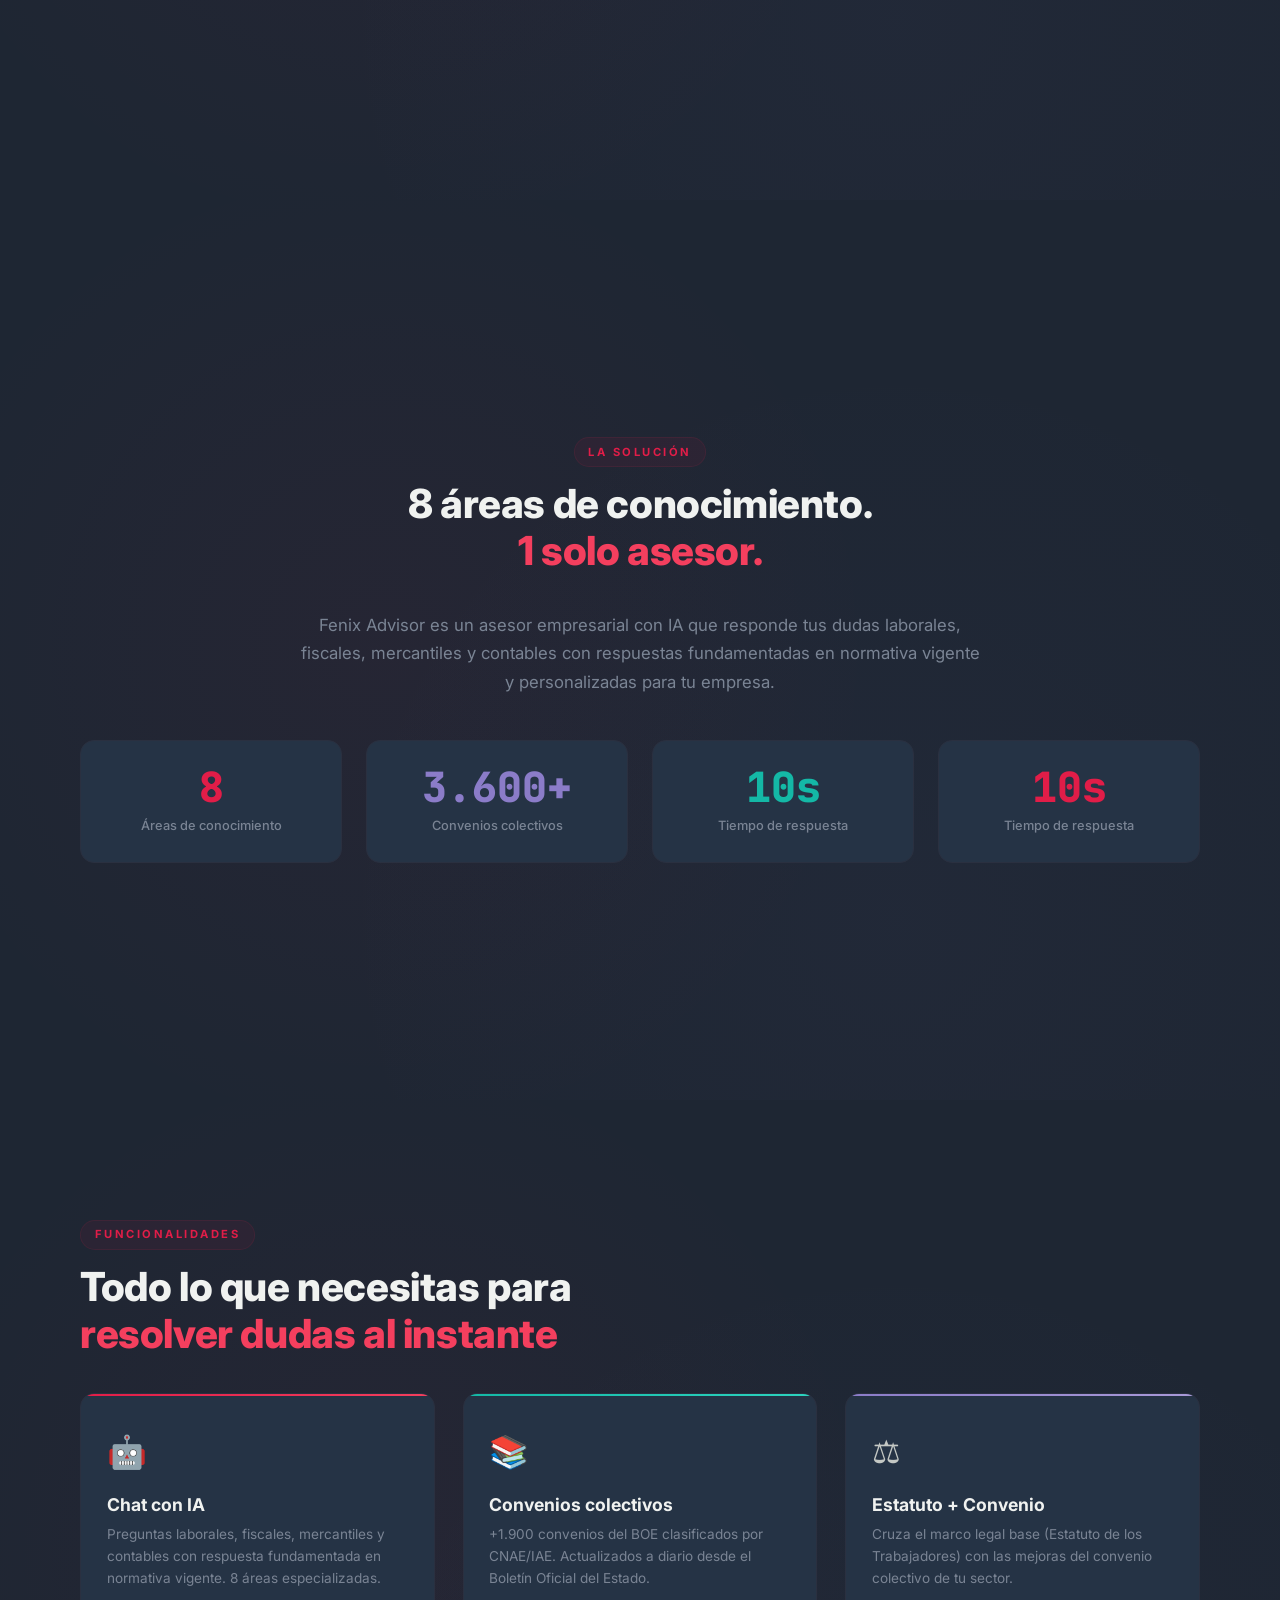
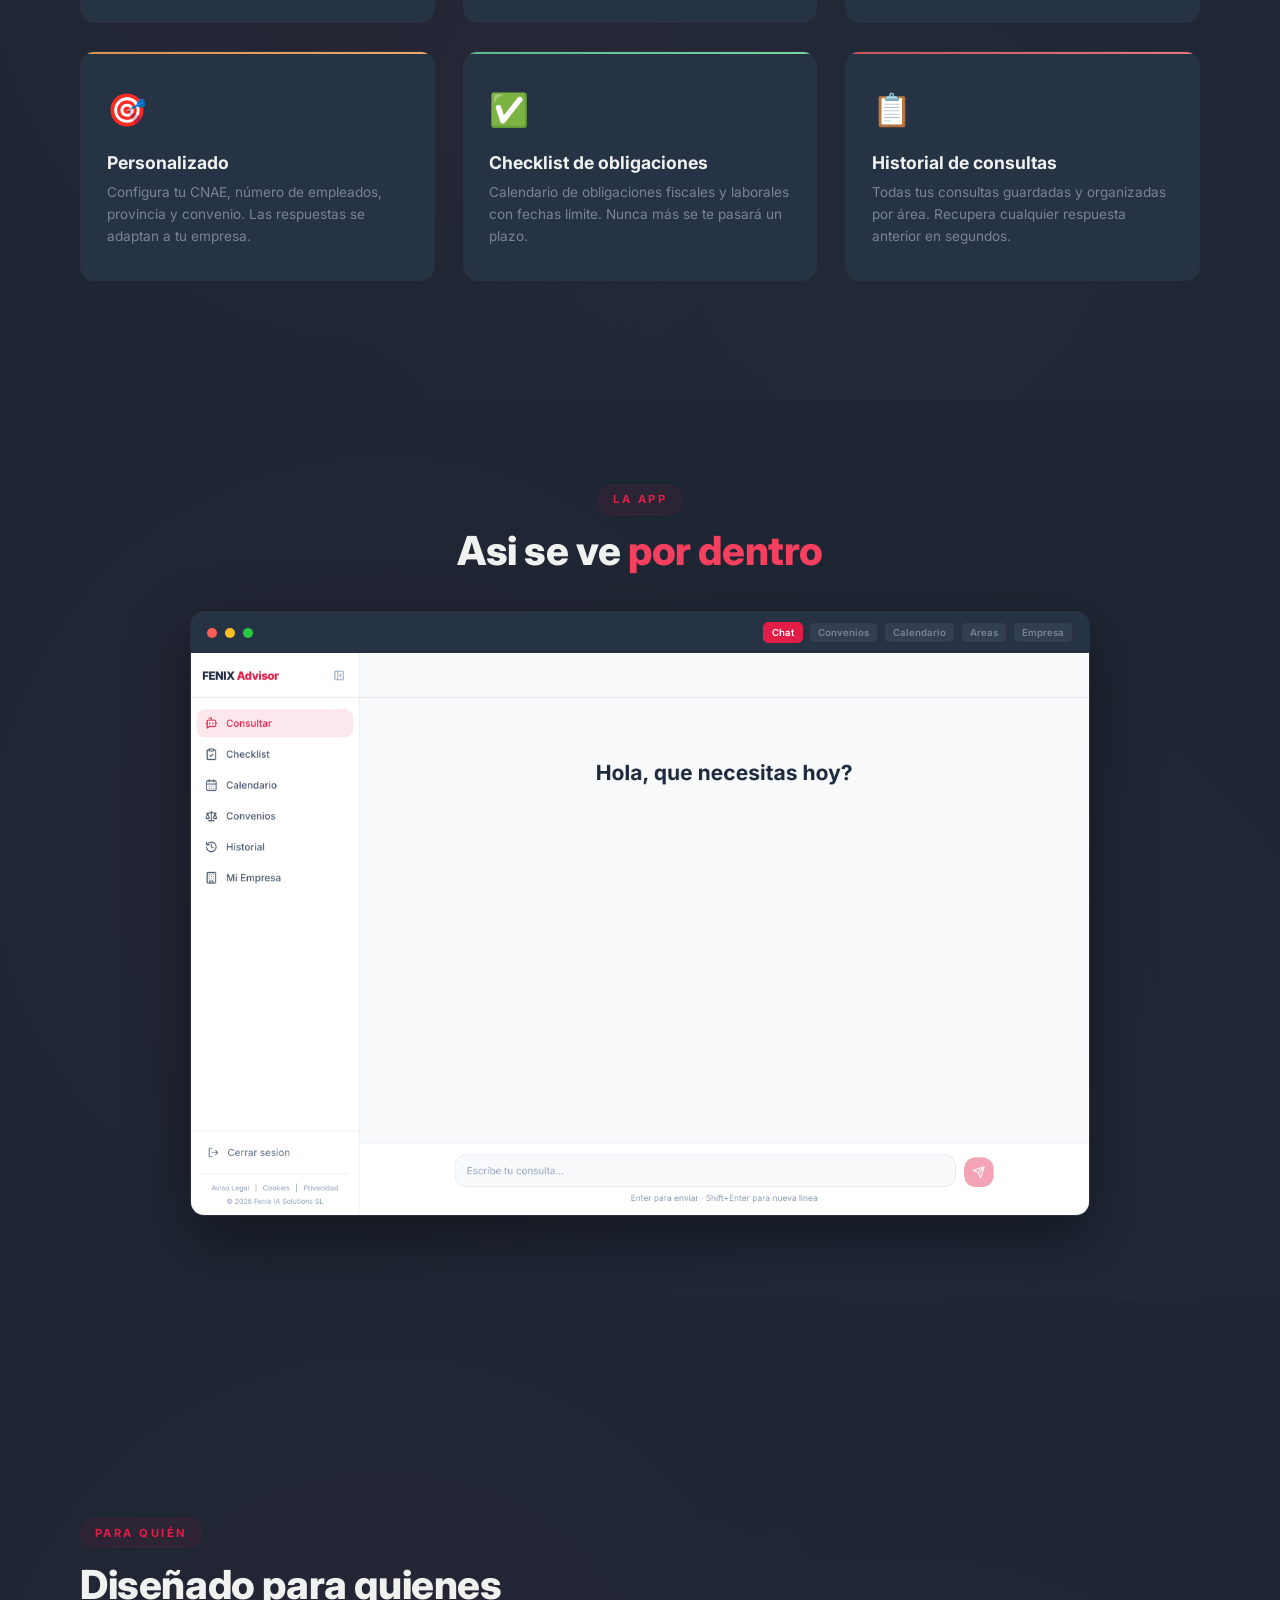
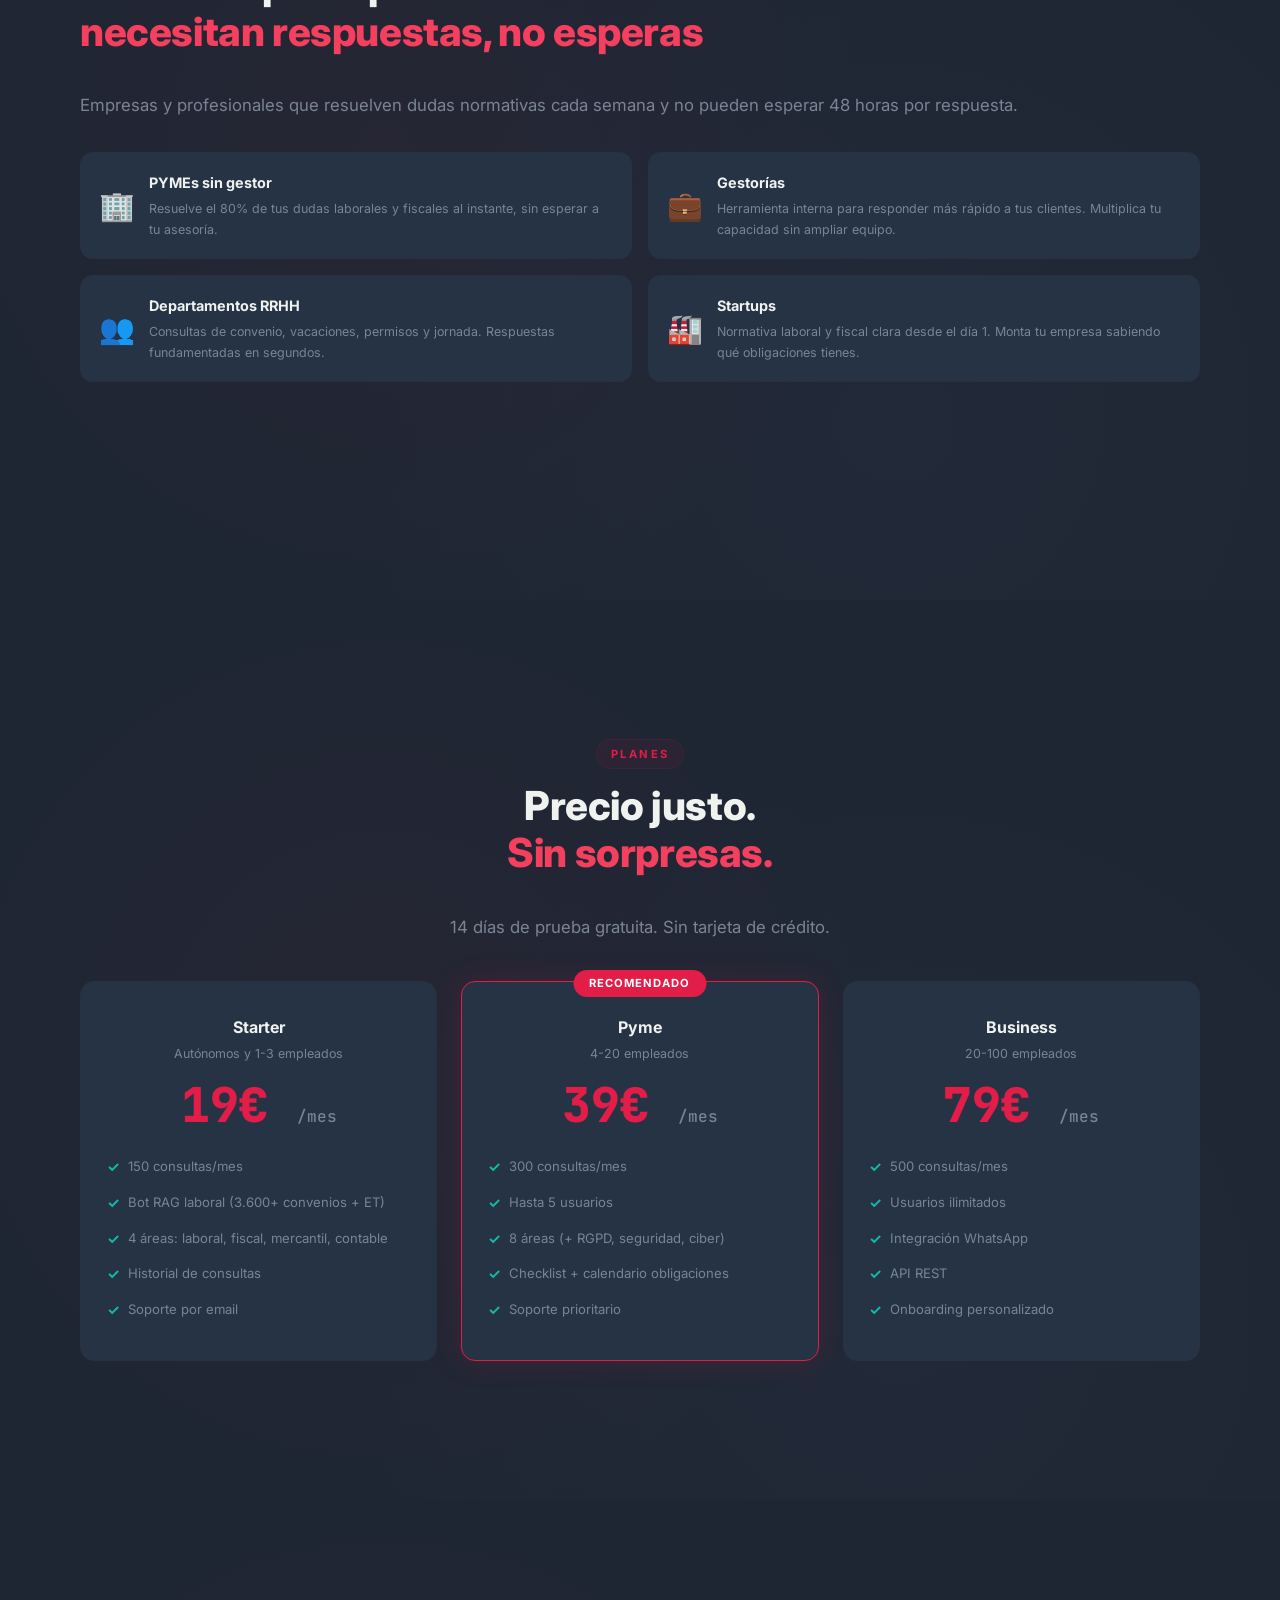
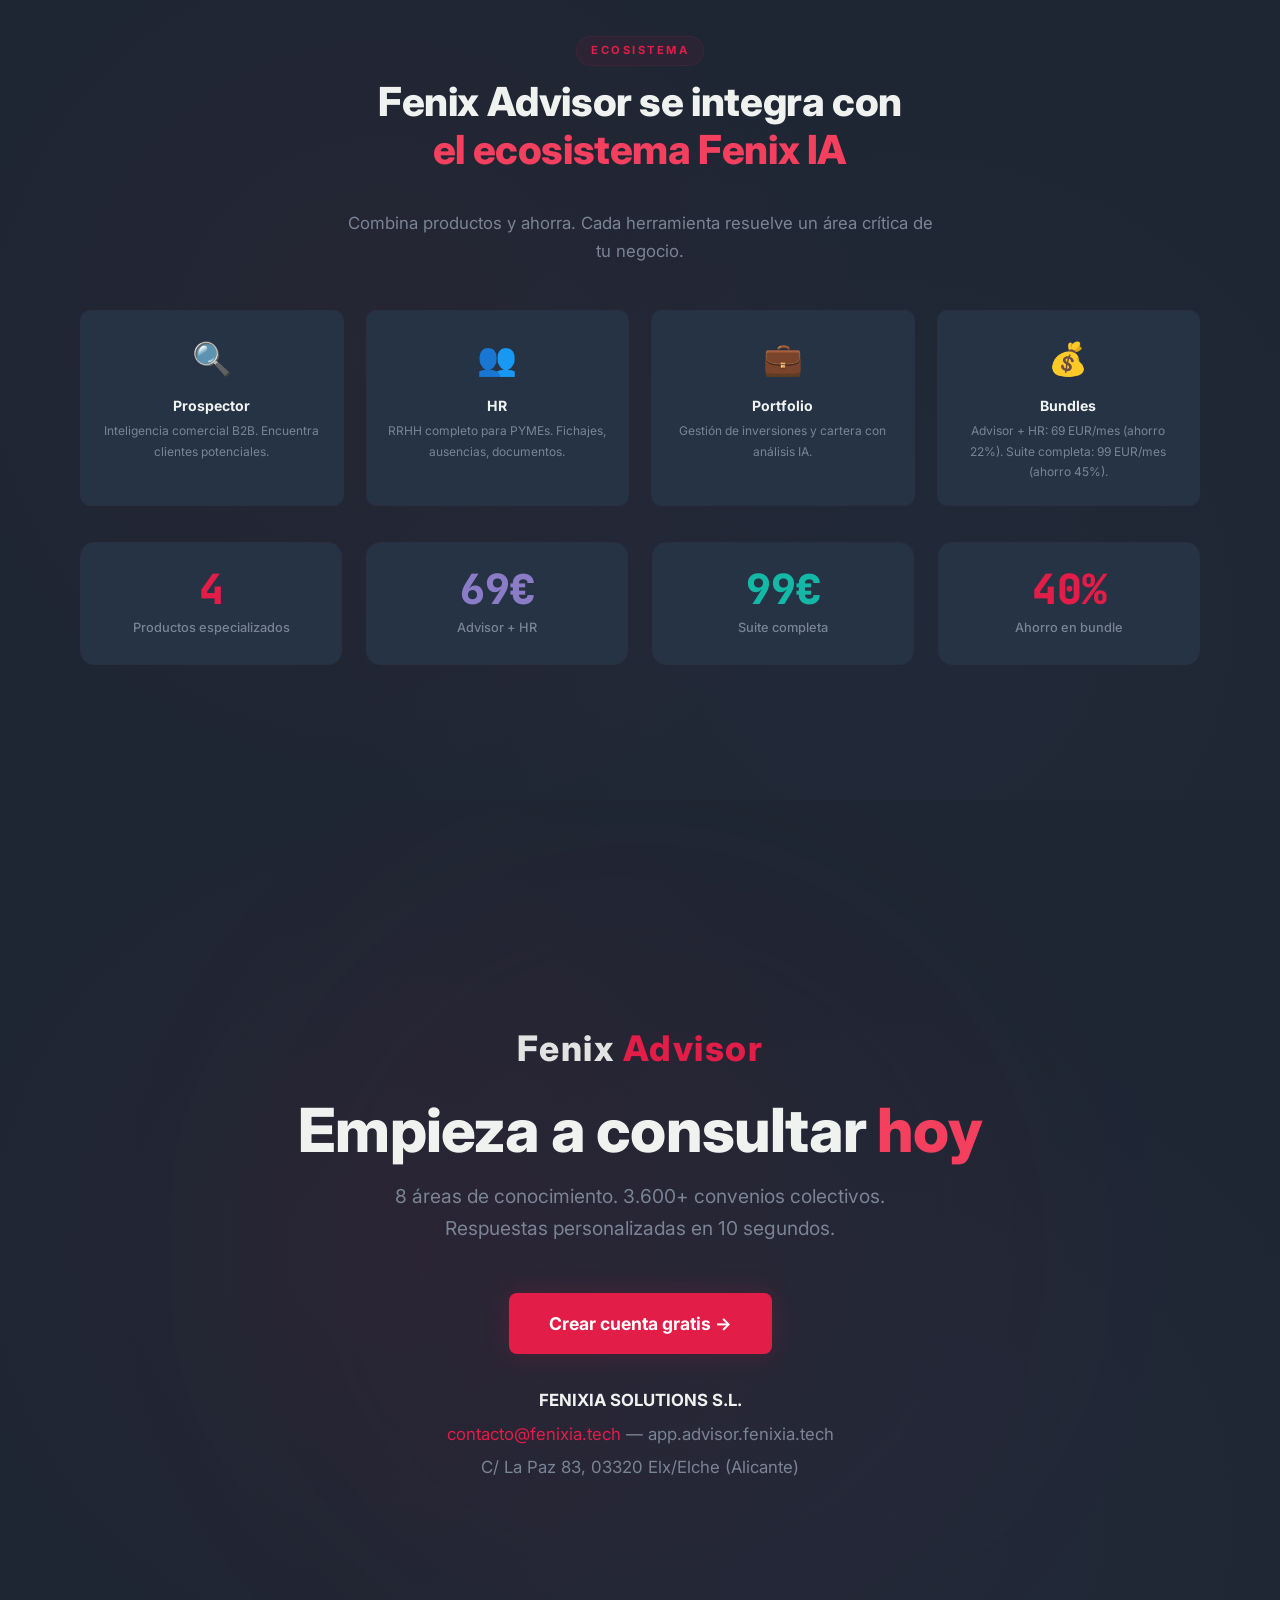
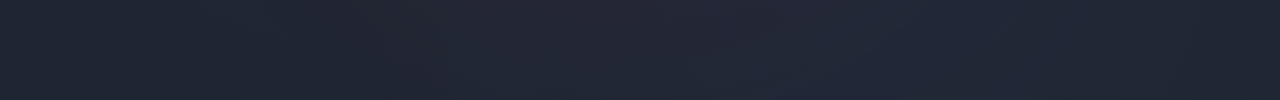
<file: presentacion.html>
<!DOCTYPE html>
<html lang="es">
<head>
<meta charset="UTF-8">
<meta name="viewport" content="width=device-width, initial-scale=1.0">
<title>Fenix Advisor &mdash; Presentaci&oacute;n</title>

<link rel="preconnect" href="https://fonts.googleapis.com">
<link rel="dns-prefetch" href="https://fonts.googleapis.com">
<link rel="preconnect" href="https://fonts.gstatic.com" crossorigin>
<link href="https://fonts.googleapis.com/css2?family=Inter:wght@300;400;500;600;700;800&family=JetBrains+Mono:wght@400;500;600&display=swap" rel="stylesheet">

<style>
*,*::before,*::after{margin:0;padding:0;box-sizing:border-box}
:root{
  --bg:#1e2633;--bg2:#243040;--bg3:#2c394d;--card:#253345;
  --red:#e11d48;--red-bright:#f43f5e;--red-glow:rgba(225,29,72,.12);
  --teal:#14b8a6;--teal-bright:#2dd4bf;
  --silver:#c4c8c4;--silver-light:#e2e2e2;--white:#f0f2f0;
  --gray:#7a8494;--gray2:#3d4a5c;--gray3:#2a3040;
  --purple:#8b7cc8;--green:#5cb88a;--orange:#d4944a;--cherry:#c85454;
  --font:'Inter',sans-serif;--mono:'JetBrains Mono',monospace;
}
html{scroll-behavior:smooth;scroll-snap-type:y mandatory;font-size:16px}
body{font-family:var(--font);background:var(--bg);color:var(--silver);line-height:1.65;overflow-x:hidden}
a{color:var(--red);text-decoration:none;transition:all .25s}
a:hover{color:var(--red-bright)}
::selection{background:var(--red);color:var(--bg)}

/* -- SLIDES -- */
.slide{min-height:100vh;display:flex;flex-direction:column;justify-content:center;align-items:center;padding:60px 80px;scroll-snap-align:start;position:relative;overflow:hidden}
.slide::before{content:'';position:absolute;inset:0;background:radial-gradient(circle at 30% 50%,rgba(225,29,72,.04) 0%,transparent 50%),radial-gradient(circle at 70% 80%,rgba(139,124,200,.03) 0%,transparent 50%);pointer-events:none}
.slide-content{max-width:1180px;width:100%;position:relative;z-index:1}

/* -- NAV DOTS -- */
.nav{position:fixed;right:30px;top:50%;transform:translateY(-50%);z-index:100;display:flex;flex-direction:column;gap:12px}
.nav-dot{width:10px;height:10px;border-radius:50%;background:rgba(255,255,255,.15);border:2px solid rgba(255,255,255,.2);cursor:pointer;transition:all .3s}
.nav-dot:hover,.nav-dot.active{background:var(--red);border-color:var(--red);transform:scale(1.3)}
.slide-counter{position:fixed;bottom:30px;right:30px;font-size:13px;color:var(--gray);z-index:100;font-weight:500;font-family:var(--mono)}
.keyboard-hint{position:fixed;bottom:30px;left:50%;transform:translateX(-50%);color:var(--gray);font-size:.75rem;z-index:100;opacity:.5;display:flex;align-items:center;gap:8px}
.key{display:inline-block;padding:2px 8px;background:rgba(255,255,255,.06);border-radius:4px;font-size:.7rem;font-family:var(--mono);border:1px solid var(--gray3)}

/* -- TYPOGRAPHY -- */
h1{font-size:3.8rem;font-weight:800;line-height:1.1;letter-spacing:-.8px;color:var(--white)}
h2{font-size:2.5rem;font-weight:800;line-height:1.18;letter-spacing:-.4px;margin-bottom:36px;color:var(--white)}
h3{font-size:1.3rem;font-weight:700;margin-bottom:12px;color:var(--white)}
p{font-size:1.05rem;line-height:1.7;color:var(--gray)}
.hl{color:var(--red-bright)}
.hl-teal{color:var(--teal-bright)}
.hl-purple{color:var(--purple)}
.tag{display:inline-block;font-size:.7rem;font-weight:700;letter-spacing:2.5px;text-transform:uppercase;color:var(--red);margin-bottom:.8rem;padding:.3rem .85rem;border-radius:100px;background:rgba(225,29,72,.06);border:1px solid rgba(225,29,72,.1)}
.subtitle{font-size:1.2rem;color:var(--gray);font-weight:400;margin-top:16px;max-width:680px}

/* -- GRIDS -- */
.grid-2{display:grid;grid-template-columns:1fr 1fr;gap:36px}
.grid-3{display:grid;grid-template-columns:repeat(3,1fr);gap:28px}
.grid-4{display:grid;grid-template-columns:repeat(4,1fr);gap:22px}

/* -- CARDS -- */
.card{background:var(--card);border-radius:14px;padding:2rem 1.6rem;border:1px solid var(--gray3);position:relative;overflow:hidden;transition:all .4s ease}
.card:hover{border-color:rgba(225,29,72,.25);transform:translateY(-4px) scale(1.03);box-shadow:0 20px 60px rgba(0,0,0,.25)}
.card::before{content:'';position:absolute;top:0;left:0;right:0;height:2px}
.card:nth-child(1)::before{background:linear-gradient(90deg,var(--red),var(--red-bright))}
.card:nth-child(2)::before{background:linear-gradient(90deg,var(--teal),var(--teal-bright))}
.card:nth-child(3)::before{background:linear-gradient(90deg,var(--purple),#a99ad8)}
.card:nth-child(4)::before{background:linear-gradient(90deg,var(--orange),#e8a96a)}
.card:nth-child(5)::before{background:linear-gradient(90deg,var(--green),#78d4a6)}
.card:nth-child(6)::before{background:linear-gradient(90deg,var(--cherry),#e87878)}
.card-icon{font-size:2rem;margin-bottom:.7rem}
.card h3{font-size:1.1rem;margin-bottom:.35rem}
.card p{font-size:.85rem;line-height:1.6}

/* -- STATS -- */
.stat-grid{display:grid;grid-template-columns:repeat(4,1fr);gap:24px;margin-top:40px}
.stat{text-align:center;padding:26px;background:var(--card);border-radius:14px;border:1px solid var(--gray3)}
.stat-number{font-size:2.6rem;font-weight:800;line-height:1;margin-bottom:6px;font-family:var(--mono);color:var(--red)}
.stat-label{color:var(--gray);font-size:.8rem;font-weight:500}

/* -- PROBLEM LIST -- */
.problem-list{list-style:none;display:flex;flex-direction:column;gap:18px}
.problem-list li{display:flex;align-items:flex-start;gap:14px;font-size:1rem;color:var(--gray);line-height:1.6}
.problem-list li .icon{font-size:1.4rem;flex-shrink:0;margin-top:2px}

/* -- FEATURE LIST -- */
.feature-list{list-style:none;margin-top:14px}
.feature-list li{padding:7px 0;font-size:.88rem;color:var(--gray);display:flex;align-items:center;gap:10px}
.feature-list li::before{content:'\2713';color:var(--teal);font-weight:700;font-size:1rem}

/* -- TECH CARDS -- */
.tech-card{background:var(--card);border-radius:10px;padding:1.4rem 1rem;text-align:center;border:1px solid var(--gray3);transition:all .3s}
.tech-card:hover{border-color:rgba(225,29,72,.2);transform:translateY(-3px)}
.tech-icon{font-size:2rem;margin-bottom:.5rem}
.tech-card h3{font-size:.88rem;margin-bottom:4px}
.tech-card p{font-size:.75rem}

/* -- ROLE CARDS -- */
.role-card{background:var(--card);border-radius:12px;padding:18px;display:flex;align-items:center;gap:14px;border:1px solid var(--gray3);transition:all .3s}
.role-card:hover{border-color:rgba(225,29,72,.2);transform:translateY(-3px) scale(1.02)}
.role-icon{font-size:1.8rem;flex-shrink:0}
.role-card h3{font-size:.9rem;margin-bottom:3px}
.role-card p{font-size:.78rem;margin:0}

/* -- STEP CARDS -- */
.step-card{background:var(--card);border-radius:14px;padding:2rem 1.6rem;border:1px solid var(--gray3);position:relative;overflow:hidden;transition:all .4s ease}
.step-card:hover{border-color:rgba(225,29,72,.25);transform:translateY(-4px) scale(1.03);box-shadow:0 20px 60px rgba(0,0,0,.25)}
.step-number{font-size:3rem;font-weight:800;color:var(--red);opacity:.3;font-family:var(--mono);line-height:1;margin-bottom:.5rem}
.step-card h3{font-size:1.1rem;margin-bottom:.35rem}
.step-card p{font-size:.85rem;line-height:1.6}

/* -- CTA -- */
.cta-slide{text-align:center}
.cta-slide h1{margin-bottom:16px}
.cta-button{display:inline-flex;align-items:center;gap:.5rem;margin-top:32px;padding:16px 40px;background:var(--red);color:#fff;border-radius:8px;font-size:1.1rem;font-weight:700;text-decoration:none;transition:all .3s;border:none;cursor:pointer;font-family:var(--font);box-shadow:0 0 25px rgba(225,29,72,.2)}
.cta-button:hover{background:var(--red-bright);transform:translateY(-3px) scale(1.02);box-shadow:0 8px 35px rgba(225,29,72,.3);color:#fff}
.contact-info{margin-top:32px;color:var(--gray);font-size:.9rem}
.contact-info a{color:var(--red);text-decoration:none}

/* -- BADGE -- */
.badge{display:inline-block;font-size:.75rem;font-weight:700;letter-spacing:2px;text-transform:uppercase;color:var(--red-bright);padding:.4rem 1.2rem;border-radius:100px;background:rgba(225,29,72,.08);border:1px solid rgba(225,29,72,.2);margin-bottom:1.2rem}

/* -- LOGO -- */
.logo{font-weight:800;font-size:1.6rem;color:var(--silver-light);letter-spacing:1.5px}
.logo em{font-style:normal;color:var(--red)}

/* -- DECORATIVE -- */
.glow-orb{position:absolute;border-radius:50%;filter:blur(120px);pointer-events:none;opacity:.35}

/* -- ANIMATIONS -- */
.fi{opacity:0;transform:translateY(24px);transition:all .55s ease-out}
.fi.vis{opacity:1;transform:translateY(0)}
.s1{transition-delay:.08s}.s2{transition-delay:.16s}.s3{transition-delay:.24s}

/* -- HELPERS -- */
.text-center{text-align:center}
.mt-20{margin-top:20px}
.mb-20{margin-bottom:20px}

/* -- PRICING -- */
.pricing-grid{display:grid;grid-template-columns:repeat(3,1fr);gap:24px;margin-top:40px}
.pricing-card{background:var(--card);border-radius:14px;padding:2rem 1.6rem;border:1px solid var(--gray3);text-align:center;transition:all .4s ease;position:relative}
.pricing-card:hover{border-color:rgba(225,29,72,.25);transform:translateY(-4px) scale(1.03);box-shadow:0 20px 60px rgba(0,0,0,.25)}
.pricing-card.featured{border-color:var(--red);box-shadow:0 0 30px rgba(225,29,72,.15)}
.pricing-card.featured::after{content:'Recomendado';position:absolute;top:-12px;left:50%;transform:translateX(-50%);background:var(--red);color:#fff;font-size:.7rem;font-weight:700;padding:4px 16px;border-radius:100px;letter-spacing:1px;text-transform:uppercase}
.pricing-plan{font-size:1rem;font-weight:700;color:var(--white);margin-bottom:4px}
.pricing-target{font-size:.78rem;color:var(--gray);margin-bottom:16px}
.pricing-price{font-size:3rem;font-weight:800;color:var(--red);font-family:var(--mono);line-height:1}
.pricing-price span{font-size:1rem;font-weight:500;color:var(--gray)}
.pricing-features{list-style:none;margin-top:20px;text-align:left}
.pricing-features li{padding:6px 0;font-size:.82rem;color:var(--gray);display:flex;align-items:center;gap:8px}
.pricing-features li::before{content:'\2713';color:var(--teal);font-weight:700;font-size:.9rem}

/* -- PRINT -- */
@media print{
  .slide{page-break-after:always;min-height:auto;padding:40px}
  .nav,.slide-counter,.keyboard-hint{display:none}
}

/* -- RESPONSIVE -- */
@media(max-width:900px){
  .slide{padding:40px 24px}
  h1{font-size:2.4rem}
  h2{font-size:1.9rem}
  .grid-2,.grid-3,.grid-4{grid-template-columns:1fr}
  .stat-grid{grid-template-columns:repeat(2,1fr)}
  .pricing-grid{grid-template-columns:1fr}
  .nav{display:none}
}
@media(max-width:600px){
  .slide{padding:32px 16px}
  h1{font-size:1.8rem}
  .stat-grid{grid-template-columns:1fr}
  .keyboard-hint{display:none}
  .role-card{flex-direction:column;text-align:center}
}
.pslide{transition:opacity .4s}
#presNavAdvisor .pdot,#presNavProsp .pdot{padding:2px 8px;border-radius:5px;font-size:.6rem;font-weight:600;cursor:pointer;background:rgba(255,255,255,.06);color:var(--gray);border:1px solid var(--gray3);transition:all .25s}
#presNavAdvisor .pdot.active{background:var(--red);color:#fff;border-color:var(--red)}
</style>
</head>
<body>

<!-- Navigation dots -->
<nav class="nav" id="nav"></nav>
<div class="slide-counter" id="slideCounter">1 / 9</div>
<div class="keyboard-hint">Navega con <span class="key">&uarr;</span> <span class="key">&darr;</span> o scroll</div>

<!-- ═══════════════════════════════ -->
<!-- SLIDE 1: PORTADA -->
<!-- ═══════════════════════════════ -->
<section class="slide" id="slide-1">
  <div class="glow-orb" style="width:600px;height:600px;background:rgba(225,29,72,.12);top:-200px;right:-200px"></div>
  <div class="glow-orb" style="width:400px;height:400px;background:rgba(139,124,200,.08);bottom:-100px;left:-100px"></div>
  <div class="slide-content text-center">
    <div class="logo mb-20">Fenix <em>Advisor</em></div>
    <h1>Tu asesor empresarial<br>con <span class="hl">IA</span></h1>
    <p class="subtitle" style="margin:16px auto 0">Laboral, fiscal, mercantil y contable.<br>Respuestas personalizadas en 10 segundos.</p>
    <a href="https://app.advisor.fenixia.tech/register" class="cta-button" style="margin-top:44px">Empezar gratis &rarr;</a>
    <div style="margin-top:24px;color:var(--gray);font-size:.85rem;font-family:var(--mono)">14 d&iacute;as de prueba. Sin tarjeta de cr&eacute;dito.</div>
  </div>
</section>

<!-- ═══════════════════════════════ -->
<!-- SLIDE 2: EL PROBLEMA -->
<!-- ═══════════════════════════════ -->
<section class="slide" id="slide-2">
  <div class="slide-content">
    <span class="tag">El Problema</span>
    <h2>Tienes dudas laborales y fiscales cada semana.<br><span class="hl">&iquest;Cu&aacute;nto tardas en resolverlas?</span></h2>
    <div class="grid-2" style="align-items:start">
      <ul class="problem-list">
        <li><span class="icon">&#9888;&#65039;</span><div><strong style="color:var(--white)">Esperando a tu gestor&iacute;a</strong> &mdash; Env&iacute;as un email con una duda laboral y esperas 24-48 horas para una respuesta que necesitas ahora.</div></li>
        <li><span class="icon">&#128200;</span><div><strong style="color:var(--white)">Convenio desconocido</strong> &mdash; El 70% de las PYMEs no sabe qu&eacute; convenio colectivo les aplica ni qu&eacute; mejoras tienen sobre el Estatuto.</div></li>
        <li><span class="icon">&#128683;</span><div><strong style="color:var(--white)">Multas evitables</strong> &mdash; De 750 a 225.000 EUR por incumplimiento laboral. La mayor&iacute;a se pod&iacute;an haber evitado con informaci&oacute;n a tiempo.</div></li>
      </ul>
      <div class="stat-grid" style="grid-template-columns:1fr 1fr;margin-top:0">
        <div class="stat"><div class="stat-number">24-48h</div><div class="stat-label">Espera media gestor&iacute;a</div></div>
        <div class="stat"><div class="stat-number">70%</div><div class="stat-label">No conoce su convenio</div></div>
        <div class="stat"><div class="stat-number">225K&euro;</div><div class="stat-label">Sanci&oacute;n m&aacute;xima laboral</div></div>
        <div class="stat"><div class="stat-number">3.2M</div><div class="stat-label">PYMEs en Espa&ntilde;a</div></div>
      </div>
    </div>
  </div>
</section>

<!-- ═══════════════════════════════ -->
<!-- SLIDE 3: LA SOLUCION -->
<!-- ═══════════════════════════════ -->
<section class="slide" id="slide-3">
  <div class="slide-content text-center">
    <span class="tag">La Soluci&oacute;n</span>
    <h2>8 &aacute;reas de conocimiento.<br><span class="hl">1 solo asesor.</span></h2>
    <p style="max-width:680px;margin:0 auto 44px;font-size:1.05rem">Fenix Advisor es un asesor empresarial con IA que responde tus dudas laborales, fiscales, mercantiles y contables con respuestas fundamentadas en normativa vigente y personalizadas para tu empresa.</p>
    <div class="stat-grid" style="margin-top:0">
      <div class="stat"><div class="stat-number">8</div><div class="stat-label">&Aacute;reas de conocimiento</div></div>
      <div class="stat"><div class="stat-number" style="color:var(--purple)">3.600+</div><div class="stat-label">Convenios colectivos</div></div>
      <div class="stat"><div class="stat-number" style="color:var(--teal)">10s</div><div class="stat-label">Tiempo de respuesta</div></div>
      <div class="stat"><div class="stat-number">10s</div><div class="stat-label">Tiempo de respuesta</div></div>
    </div>
  </div>
</section>

<!-- ═══════════════════════════════ -->
<!-- SLIDE 4: FUNCIONALIDADES -->
<!-- ═══════════════════════════════ -->
<section class="slide" id="slide-4">
  <div class="slide-content">
    <span class="tag">Funcionalidades</span>
    <h2>Todo lo que necesitas para<br><span class="hl">resolver dudas al instante</span></h2>
    <div class="grid-3">
      <div class="card fi"><div class="card-icon">&#129302;</div><h3>Chat con IA</h3><p>Preguntas laborales, fiscales, mercantiles y contables con respuesta fundamentada en normativa vigente. 8 &aacute;reas especializadas.</p></div>
      <div class="card fi s1"><div class="card-icon">&#128218;</div><h3>Convenios colectivos</h3><p>+1.900 convenios del BOE clasificados por CNAE/IAE. Actualizados a diario desde el Bolet&iacute;n Oficial del Estado.</p></div>
      <div class="card fi s2"><div class="card-icon">&#9878;</div><h3>Estatuto + Convenio</h3><p>Cruza el marco legal base (Estatuto de los Trabajadores) con las mejoras del convenio colectivo de tu sector.</p></div>
      <div class="card fi"><div class="card-icon">&#127919;</div><h3>Personalizado</h3><p>Configura tu CNAE, n&uacute;mero de empleados, provincia y convenio. Las respuestas se adaptan a tu empresa.</p></div>
      <div class="card fi s1"><div class="card-icon">&#9989;</div><h3>Checklist de obligaciones</h3><p>Calendario de obligaciones fiscales y laborales con fechas l&iacute;mite. Nunca m&aacute;s se te pasar&aacute; un plazo.</p></div>
      <div class="card fi s2"><div class="card-icon">&#128203;</div><h3>Historial de consultas</h3><p>Todas tus consultas guardadas y organizadas por &aacute;rea. Recupera cualquier respuesta anterior en segundos.</p></div>
    </div>
  </div>
</section>

<!-- ═══════════════════════════════ -->
<!-- SLIDE 5: LA APP -->
<!-- ═══════════════════════════════ -->
<section class="slide" id="slide-5">
  <div class="slide-content text-center">
    <span class="tag">La App</span>
    <h2>Asi se ve <span class="hl">por dentro</span></h2>
    <div style="max-width:900px;margin:24px auto 0;border-radius:14px;overflow:hidden;border:1px solid var(--gray3);box-shadow:0 24px 64px rgba(0,0,0,.4)">
      <div style="background:var(--card);padding:10px 16px;display:flex;align-items:center;gap:8px">
        <span style="width:10px;height:10px;border-radius:50%;background:#fb5f57;display:inline-block"></span>
        <span style="width:10px;height:10px;border-radius:50%;background:#fbbf24;display:inline-block"></span>
        <span style="width:10px;height:10px;border-radius:50%;background:#28c941;display:inline-block"></span>
        <div id="presNavAdvisor" style="margin-left:auto;display:flex;gap:6px"></div>
      </div>
      <div id="presSlideAdvisor" style="position:relative;background:var(--bg2)">
        <img src="screenshots/demo_01_chat.png" alt="Chat" class="pslide active" data-label="Chat" style="width:100%;display:block">
        <img src="screenshots/demo_02_convenios.png" alt="Convenios" class="pslide" data-label="Convenios" style="width:100%;display:none">
        <img src="screenshots/demo_04_calendario.png" alt="Calendario" class="pslide" data-label="Calendario" style="width:100%;display:none">
        <img src="screenshots/demo_05_areas.png" alt="Areas" class="pslide" data-label="Areas" style="width:100%;display:none">
        <img src="screenshots/demo_06_perfil.png" alt="Empresa" class="pslide" data-label="Empresa" style="width:100%;display:none">
      </div>
    </div>
  </div>
</section>

<!-- ═══════════════════════════════ -->
<!-- SLIDE 6: PARA QUIEN -->
<!-- ═══════════════════════════════ -->
<section class="slide" id="slide-6">
  <div class="slide-content">
    <span class="tag">Para Qui&eacute;n</span>
    <h2>Dise&ntilde;ado para quienes<br><span class="hl">necesitan respuestas, no esperas</span></h2>
    <p style="margin-bottom:32px">Empresas y profesionales que resuelven dudas normativas cada semana y no pueden esperar 48 horas por respuesta.</p>
    <div class="grid-2" style="gap:16px">
      <div class="role-card fi"><span class="role-icon">&#127970;</span><div><h3>PYMEs sin gestor</h3><p>Resuelve el 80% de tus dudas laborales y fiscales al instante, sin esperar a tu asesor&iacute;a.</p></div></div>
      <div class="role-card fi s1"><span class="role-icon">&#128188;</span><div><h3>Gestor&iacute;as</h3><p>Herramienta interna para responder m&aacute;s r&aacute;pido a tus clientes. Multiplica tu capacidad sin ampliar equipo.</p></div></div>
      <div class="role-card fi"><span class="role-icon">&#128101;</span><div><h3>Departamentos RRHH</h3><p>Consultas de convenio, vacaciones, permisos y jornada. Respuestas fundamentadas en segundos.</p></div></div>
      <div class="role-card fi s1"><span class="role-icon">&#127981;</span><div><h3>Startups</h3><p>Normativa laboral y fiscal clara desde el d&iacute;a 1. Monta tu empresa sabiendo qu&eacute; obligaciones tienes.</p></div></div>
    </div>
  </div>
</section>

<!-- ═══════════════════════════════ -->
<!-- SLIDE 7: PRICING -->
<!-- ═══════════════════════════════ -->
<section class="slide" id="slide-7">
  <div class="slide-content text-center">
    <span class="tag">Planes</span>
    <h2>Precio justo.<br><span class="hl">Sin sorpresas.</span></h2>
    <p style="margin-bottom:8px;max-width:600px;margin-left:auto;margin-right:auto">14 d&iacute;as de prueba gratuita. Sin tarjeta de cr&eacute;dito.</p>
    <div class="pricing-grid">
      <div class="pricing-card fi">
        <div class="pricing-plan">Starter</div>
        <div class="pricing-target">Aut&oacute;nomos y 1-3 empleados</div>
        <div class="pricing-price">19&euro; <span>/mes</span></div>
        <ul class="pricing-features">
          <li>150 consultas/mes</li>
          <li>Bot RAG laboral (3.600+ convenios + ET)</li>
          <li>4 &aacute;reas: laboral, fiscal, mercantil, contable</li>
          <li>Historial de consultas</li>
          <li>Soporte por email</li>
        </ul>
      </div>
      <div class="pricing-card featured fi s1">
        <div class="pricing-plan">Pyme</div>
        <div class="pricing-target">4-20 empleados</div>
        <div class="pricing-price">39&euro; <span>/mes</span></div>
        <ul class="pricing-features">
          <li>300 consultas/mes</li>
          <li>Hasta 5 usuarios</li>
          <li>8 &aacute;reas (+ RGPD, seguridad, ciber)</li>
          <li>Checklist + calendario obligaciones</li>
          <li>Soporte prioritario</li>
        </ul>
      </div>
      <div class="pricing-card fi s2">
        <div class="pricing-plan">Business</div>
        <div class="pricing-target">20-100 empleados</div>
        <div class="pricing-price">79&euro; <span>/mes</span></div>
        <ul class="pricing-features">
          <li>500 consultas/mes</li>
          <li>Usuarios ilimitados</li>
          <li>Integraci&oacute;n WhatsApp</li>
          <li>API REST</li>
          <li>Onboarding personalizado</li>
        </ul>
      </div>
    </div>
  </div>
</section>

<!-- ═══════════════════════════════ -->
<!-- SLIDE 8: ECOSISTEMA -->
<!-- ═══════════════════════════════ -->
<section class="slide" id="slide-8">
  <div class="slide-content text-center">
    <span class="tag">Ecosistema</span>
    <h2>Fenix Advisor se integra con<br><span class="hl">el ecosistema Fenix IA</span></h2>
    <p style="margin-bottom:44px;max-width:600px;margin-left:auto;margin-right:auto">Combina productos y ahorra. Cada herramienta resuelve un &aacute;rea cr&iacute;tica de tu negocio.</p>
    <div class="grid-4">
      <div class="tech-card fi"><div class="tech-icon">&#128269;</div><h3>Prospector</h3><p>Inteligencia comercial B2B. Encuentra clientes potenciales.</p></div>
      <div class="tech-card fi s1"><div class="tech-icon">&#128101;</div><h3>HR</h3><p>RRHH completo para PYMEs. Fichajes, ausencias, documentos.</p></div>
      <div class="tech-card fi s2"><div class="tech-icon">&#128188;</div><h3>Portfolio</h3><p>Gesti&oacute;n de inversiones y cartera con an&aacute;lisis IA.</p></div>
      <div class="tech-card fi s3"><div class="tech-icon">&#128176;</div><h3>Bundles</h3><p>Advisor + HR: 69 EUR/mes (ahorro 22%). Suite completa: 99 EUR/mes (ahorro 45%).</p></div>
    </div>
    <div class="stat-grid" style="margin-top:36px">
      <div class="stat fi"><div class="stat-number">4</div><div class="stat-label">Productos especializados</div></div>
      <div class="stat fi s1"><div class="stat-number" style="color:var(--purple)">69&euro;</div><div class="stat-label">Advisor + HR</div></div>
      <div class="stat fi s2"><div class="stat-number" style="color:var(--teal)">99&euro;</div><div class="stat-label">Suite completa</div></div>
      <div class="stat fi s3"><div class="stat-number">40%</div><div class="stat-label">Ahorro en bundle</div></div>
    </div>
  </div>
</section>

<!-- ═══════════════════════════════ -->
<!-- SLIDE 9: CTA -->
<!-- ═══════════════════════════════ -->
<section class="slide" id="slide-9">
  <div class="glow-orb" style="width:800px;height:800px;background:rgba(225,29,72,.08);top:50%;left:50%;transform:translate(-50%,-50%)"></div>
  <div class="slide-content cta-slide">
    <div class="logo mb-20" style="font-size:2.2rem">Fenix <em>Advisor</em></div>
    <h1>Empieza a consultar <span class="hl">hoy</span></h1>
    <p class="subtitle" style="margin:16px auto">8 &aacute;reas de conocimiento. 3.600+ convenios colectivos.<br>Respuestas personalizadas en 10 segundos.</p>
    <a href="https://app.advisor.fenixia.tech/register" class="cta-button">Crear cuenta gratis &rarr;</a>
    <div class="contact-info">
      <p style="color:var(--white);font-weight:700;margin-bottom:6px">FENIXIA SOLUTIONS S.L.</p>
      <p><a href="mailto:contacto@fenixia.tech">contacto@fenixia.tech</a> &mdash; app.advisor.fenixia.tech</p>
      <p style="margin-top:4px">C/ La Paz 83, 03320 Elx/Elche (Alicante)</p>
    </div>
  </div>
</section>

<script>
const slides=document.querySelectorAll('.slide');
const nav=document.getElementById('nav');
const counter=document.getElementById('slideCounter');
const total=slides.length;

// Create nav dots
slides.forEach((_,i)=>{
  const dot=document.createElement('div');
  dot.className='nav-dot'+(i===0?' active':'');
  dot.addEventListener('click',()=>slides[i].scrollIntoView({behavior:'smooth'}));
  nav.appendChild(dot);
});

// Slide observer
const slideObs=new IntersectionObserver(entries=>{
  entries.forEach(entry=>{
    if(entry.isIntersecting){
      const idx=Array.from(slides).indexOf(entry.target);
      document.querySelectorAll('.nav-dot').forEach((d,i)=>d.classList.toggle('active',i===idx));
      counter.textContent=`${idx+1} / ${total}`;
    }
  });
},{threshold:.5});
slides.forEach(slide=>slideObs.observe(slide));

// Reveal animations
const revealObs=new IntersectionObserver(e=>{e.forEach(x=>{if(x.isIntersecting){x.target.classList.add('vis');revealObs.unobserve(x.target)}})},{threshold:.12});
document.querySelectorAll('.fi').forEach(e=>revealObs.observe(e));

// Keyboard navigation
document.addEventListener('keydown',e=>{
  const dots=document.querySelectorAll('.nav-dot');
  let current=Array.from(dots).findIndex(d=>d.classList.contains('active'));
  if(e.key==='ArrowDown'||e.key==='PageDown'){
    e.preventDefault();
    if(current<total-1)slides[current+1].scrollIntoView({behavior:'smooth'});
  }else if(e.key==='ArrowUp'||e.key==='PageUp'){
    e.preventDefault();
    if(current>0)slides[current-1].scrollIntoView({behavior:'smooth'});
  }
});

// Presentation slideshow
function initPresSlideshow(cid, nid, color) {
  var c = document.getElementById(cid);
  var n = document.getElementById(nid);
  if (!c || !n) return;
  var s = c.querySelectorAll('.pslide');
  var cur = 0;
  s.forEach(function(sl, i) {
    var d = document.createElement('span');
    d.className = 'pdot' + (i === 0 ? ' active' : '');
    d.textContent = sl.getAttribute('data-label') || (i + 1);
    d.addEventListener('click', function() { goTo(i); });
    n.appendChild(d);
  });
  function goTo(idx) {
    s[cur].style.display = 'none';
    n.children[cur].classList.remove('active');
    cur = idx;
    s[cur].style.display = 'block';
    n.children[cur].classList.add('active');
  }
  setInterval(function() { goTo((cur + 1) % s.length); }, 4000);
}
initPresSlideshow('presSlideAdvisor', 'presNavAdvisor');
</script>
</body>
</html>
</file>
<file: familia.css>
/* Familia FENIX IA: base común de todas las webs (2026-11).
   Cada página fija su acento con --acento / --acento-osc / --acento-suave
   y aporta su elemento protagonista en la portada. */
@font-face { font-family: 'Space Grotesk'; font-style: normal; font-weight: 300 700; font-display: swap;
  src: url(fonts/space-grotesk-latin.woff2) format('woff2');
  unicode-range: U+0000-00FF, U+0131, U+0152-0153, U+02BB-02BC, U+02C6, U+02DA, U+02DC, U+0304, U+0308, U+0329, U+2000-206F, U+20AC, U+2122, U+2191, U+2193, U+2212, U+2215, U+FEFF, U+FFFD; }
@font-face { font-family: 'Space Grotesk'; font-style: normal; font-weight: 300 700; font-display: swap;
  src: url(fonts/space-grotesk-latin-ext.woff2) format('woff2');
  unicode-range: U+0100-02BA, U+02BD-02C5, U+02C7-02CC, U+02CE-02D7, U+02DD-02FF, U+0304, U+0308, U+0329, U+1D00-1DBF, U+1E00-1E9F, U+1EF2-1EFF, U+2020, U+20A0-20AB, U+20AD-20C0, U+2113, U+2C60-2C7F, U+A720-A7FF; }
@font-face { font-family: 'Source Serif 4'; font-style: normal; font-weight: 400; font-display: swap;
  src: url(fonts/source-serif-4-latin-400-normal.woff2) format('woff2'); }
@font-face { font-family: 'Source Serif 4'; font-style: normal; font-weight: 600; font-display: swap;
  src: url(fonts/source-serif-4-latin-600-normal.woff2) format('woff2'); }

:root {
  --papel: #f5f7fb; --hoja: #ffffff; --tinta: #121a33; --tinta-2: #4a5470; --linea: #d6deef;
  --teal: #0d9488;          /* FENIX IA: firma común en el pie */
  --acento: #0d9488; --acento-osc: #0b6e66; --acento-suave: #e6f5f3;
  --sans: 'Space Grotesk', system-ui, -apple-system, 'Helvetica Neue', Arial, sans-serif;
  --serif: 'Source Serif 4', Georgia, 'Times New Roman', serif;
  --t-xs: .82rem; --t-s: .94rem; --t-m: 1.0625rem; --t-l: 1.33rem; --t-2xl: 2.6rem; --t-3xl: clamp(2.5rem, 5.8vw, 4.4rem);
  --ancho: 1160px;
}
*, *::before, *::after { box-sizing: border-box; }
html { -webkit-text-size-adjust: 100%; scroll-behavior: smooth; }
body { margin: 0; background: var(--papel); color: var(--tinta); font: 400 var(--t-m)/1.6 var(--sans); }
img { max-width: 100%; display: block; }
section[id] { scroll-margin-top: 76px; }
a { color: var(--acento-osc); text-underline-offset: .18em; }
:focus-visible { outline: 3px solid var(--acento); outline-offset: 3px; border-radius: 4px; }
.envoltura { max-width: var(--ancho); margin: 0 auto; padding: 0 24px; }
h1, h2, h3 { font-family: var(--display, var(--sans)); font-weight: 600; letter-spacing: -.025em; line-height: 1.08; margin: 0; text-wrap: balance; }
h2 { font-size: var(--t-2xl); }
h3 { font-size: var(--t-l); letter-spacing: -.015em; line-height: 1.25; }
p { margin: 0; }
.saltar { position: absolute; left: -9999px; }
.saltar:focus { left: 16px; top: 12px; z-index: 10; background: var(--hoja); padding: 8px 12px; }

.boton { display: inline-flex; align-items: center; justify-content: center; min-height: 48px; padding: 0 22px; border-radius: var(--radio-boton, 10px);
  white-space: nowrap; font: 600 var(--t-m)/1 var(--sans); text-decoration: none; border: 1.5px solid transparent; transition: background .15s, color .15s, border-color .15s; }
.boton-principal { background: var(--acento); color: #fff; }
.boton-principal:hover { background: var(--acento-osc); color: #fff; }
.boton-secundario { color: var(--tinta); border-color: var(--linea); background: var(--hoja); }
.boton-secundario:hover { border-color: var(--tinta); color: var(--tinta); }

.nav { position: sticky; top: 0; z-index: 5; background: var(--nav-fondo, rgba(245,247,251,.9)); backdrop-filter: saturate(1.4) blur(10px); border-bottom: 1px solid transparent; }
.nav.con-borde { border-bottom-color: var(--linea); }
.nav .envoltura { display: flex; align-items: center; gap: 28px; height: 68px; }
.marca { white-space: nowrap; display: flex; align-items: center; gap: 10px; text-decoration: none; color: var(--tinta); font-weight: 600; font-size: 1.12rem; letter-spacing: -.02em; }
.marca img { width: 34px; height: 34px; }
.marca b { color: var(--acento-osc); font-weight: 700; }
.nav-enlaces { display: flex; gap: 24px; margin-left: auto; }
.nav-enlaces a { color: var(--tinta-2); text-decoration: none; font-size: var(--t-s); font-weight: 500; }
.nav-enlaces a:hover { color: var(--tinta); }
.nav-acciones { display: flex; gap: 10px; align-items: center; }
.nav-acciones .entrar { color: var(--tinta); text-decoration: none; font-weight: 500; font-size: var(--t-s); padding: 0 8px; }
.nav-acciones .boton { min-height: 40px; padding: 0 16px; font-size: var(--t-s); }

.portada { padding: 72px 0 88px; }
.portada .envoltura { display: grid; grid-template-columns: minmax(0, 1fr) minmax(0, 1.04fr); gap: 56px; align-items: center; }
.portada h1 { font-size: var(--t-3xl); font-weight: 700; letter-spacing: -.04em; line-height: .98; }
.portada .entradilla { margin-top: 26px; font-size: var(--t-l); line-height: 1.5; color: var(--tinta-2); max-width: 34em; }
.portada .acciones { display: flex; flex-wrap: wrap; gap: 12px; margin-top: 34px; }
.portada .nota { margin-top: 14px; font-size: var(--t-s); color: var(--tinta-2); }
.muestra { position: relative; margin: 0; }
.muestra figcaption { margin-top: 14px; font-size: var(--t-xs); color: var(--tinta-2); }
.hoja { background: var(--hoja); border: 1px solid var(--linea); border-radius: var(--radio, 12px); box-shadow: var(--sombra, 0 1px 0 var(--linea), 0 24px 48px -28px rgba(18,26,51,.28)); overflow: hidden; }

.bloque { padding: 96px 0; border-top: 1px solid var(--linea); }
.bloque-cab { display: grid; grid-template-columns: minmax(0, 5fr) minmax(0, 7fr); gap: 48px; align-items: end; margin-bottom: 48px; }
.bloque-cab p { color: var(--tinta-2); font-size: var(--t-l); line-height: 1.5; max-width: 36em; }

.tabla { width: 100%; border-collapse: collapse; }
.tabla th { text-align: left; font-size: var(--t-s); font-weight: 500; color: var(--tinta-2); padding: 0 16px 12px 0; border-bottom: 2px solid var(--tinta); }
.tabla td { padding: 20px 16px 20px 0; border-bottom: 1px solid var(--linea); vertical-align: top; }
.tabla td:first-child { font-weight: 600; font-size: var(--t-l); letter-spacing: -.015em; line-height: 1.3; width: 32%; }
.tabla td:last-child { color: var(--tinta-2); padding-right: 0; }
.tabla.problemas td:first-child { font-weight: 400; font-size: var(--t-m); width: auto; color: var(--tinta); }
.tabla.problemas td:last-child { font-weight: 600; white-space: nowrap; }
.tabla-pie { margin-top: 22px; color: var(--tinta-2); font-size: var(--t-s); max-width: 60em; }

.pasos { list-style: none; margin: 0; padding: 0; display: grid; grid-template-columns: repeat(3, minmax(0, 1fr)); counter-reset: paso; }
.pasos li { padding: 0 32px 0 0; counter-increment: paso; }
.pasos li + li { padding-left: 32px; border-left: 1px solid var(--linea); }
.pasos li::before { content: counter(paso); display: block; font-size: 3.4rem; font-weight: 300; color: var(--acento); line-height: 1; margin-bottom: 18px; letter-spacing: -.04em; }
.pasos p { margin-top: 10px; color: var(--tinta-2); }

.rasgos { display: grid; grid-template-columns: minmax(0, 5fr) minmax(0, 7fr); gap: 48px; }
.rasgos ul { list-style: none; margin: 0; padding: 0; display: grid; grid-template-columns: 1fr 1fr; gap: 26px 36px; }
.rasgos li strong { display: block; font-weight: 600; margin-bottom: 4px; }
.rasgos li span { color: var(--tinta-2); font-size: var(--t-s); }

.precios-tabla { width: 100%; border-collapse: collapse; background: var(--hoja); border: 1px solid var(--linea); border-radius: 14px; overflow: hidden; }
.precios-tabla th, .precios-tabla td { padding: 15px 20px; text-align: left; border-bottom: 1px solid var(--linea); }
.precios-tabla thead th { vertical-align: bottom; padding-top: 26px; padding-bottom: 22px; }
.precios-tabla thead th:first-child { font-weight: 500; color: var(--tinta-2); font-size: var(--t-s); }
.plan { font-size: var(--t-l); font-weight: 600; letter-spacing: -.015em; }
.precio { display: block; margin-top: 6px; font-size: 2.3rem; font-weight: 700; letter-spacing: -.04em; line-height: 1; }
.precio small { font-size: var(--t-s); font-weight: 500; letter-spacing: 0; color: var(--tinta-2); }
.precios-tabla .destacado { background: var(--acento-suave); }
.precios-tabla tbody th { font-weight: 500; }
.precios-tabla .no { color: #9aa3b8; }
.precios-tabla tfoot td { border-bottom: 0; padding-top: 20px; padding-bottom: 24px; }
.precios-tabla tfoot .boton { width: 100%; }
.precios-pie { margin-top: 16px; font-size: var(--t-s); color: var(--tinta-2); }

.preguntas { max-width: 780px; }
.preguntas details { border-bottom: 1px solid var(--linea); }
.preguntas summary { cursor: pointer; list-style: none; padding: 22px 40px 22px 0; font-weight: 600; font-size: var(--t-l); letter-spacing: -.015em; position: relative; }
.preguntas summary::-webkit-details-marker { display: none; }
.preguntas summary::after { content: ''; position: absolute; right: 6px; top: 50%; width: 12px; height: 12px; border-right: 2px solid var(--tinta); border-bottom: 2px solid var(--tinta); transform: translateY(-75%) rotate(45deg); transition: transform .2s; }
.preguntas details[open] summary::after { transform: translateY(-25%) rotate(225deg); }
.preguntas details p { padding: 0 0 22px; color: var(--tinta-2); max-width: 42em; }

.final { background: var(--acento-osc); color: #fff; padding: 88px 0; }
.final .envoltura { display: flex; flex-wrap: wrap; align-items: center; justify-content: space-between; gap: 28px; }
.final h2 { color: #fff; max-width: 15em; }
.final p { color: rgba(255,255,255,.84); margin-top: 12px; font-size: var(--t-l); }
.final .boton-principal { background: #fff; color: var(--acento-osc); }
.final .boton-principal:hover { background: var(--acento-suave); color: var(--acento-osc); }

.pie { padding: 48px 0 40px; font-size: var(--t-s); color: var(--tinta-2); }
.pie .envoltura { display: grid; grid-template-columns: 2fr 1fr 1fr 1fr; gap: 32px; }
.pie .marca b { color: var(--teal); }
.pie h4 { margin: 0 0 12px; color: var(--tinta); font-size: var(--t-s); font-weight: 600; }
.pie ul { list-style: none; margin: 0; padding: 0; display: grid; gap: 8px; }
.pie a { color: var(--tinta-2); text-decoration: none; }
.pie a:hover { color: var(--tinta); text-decoration: underline; }
.pie .legal { grid-column: 1 / -1; border-top: 1px solid var(--linea); padding-top: 20px; font-size: var(--t-xs); }

@media (max-width: 980px) {
  .portada .envoltura, .bloque-cab, .rasgos { grid-template-columns: 1fr; }
  .portada { padding-top: 48px; }
  .bloque-cab { gap: 18px; }
  .pie .envoltura { grid-template-columns: 1fr 1fr; }
}
@media (max-width: 760px) {
  .nav-enlaces { display: none; }
  .nav-acciones { margin-left: auto; }
  .bloque { padding: 72px 0; }
  h2 { font-size: 2.1rem; }
  .pasos { grid-template-columns: 1fr; gap: 36px; }
  .pasos li, .pasos li + li { padding: 0; border-left: 0; }
  .rasgos ul { grid-template-columns: 1fr; }
  .tabla thead { display: none; }
  .tabla, .tabla tbody, .tabla tr, .tabla td { display: block; width: auto !important; }
  .tabla tr { padding: 18px 0; border-bottom: 1px solid var(--linea); }
  .tabla td { padding: 0; border: 0; }
  .tabla td + td { margin-top: 6px; }
  .precios-tabla { font-size: .8rem; }
  .precios-tabla th, .precios-tabla td { padding: 11px 6px; }
  .precios-tabla th:first-child, .precios-tabla td:first-child { padding-left: 12px; width: 31%; }
  .plan { font-size: .95rem; }
  .precio { font-size: 1.3rem; }
  .precio small { display: block; margin-top: 4px; font-size: .75rem; }
  .precios-tabla tfoot .boton { min-height: 40px; padding: 0 4px; font-size: .78rem; white-space: normal; line-height: 1.15; text-align: center; }
}
@media (max-width: 480px) {
  .nav-acciones .entrar { display: none; }
  .nav .envoltura { gap: 12px; }
  .marca { font-size: 1rem; }
  .pie .envoltura { grid-template-columns: 1fr; }
}
@media (prefers-reduced-motion: reduce) {
  html { scroll-behavior: auto; }
  *, *::before, *::after { transition: none !important; animation: none !important; }
}

/* Formulario de contacto (cierre de página) */
.final.con-formulario .envoltura { display: grid; grid-template-columns: minmax(0, 1fr) minmax(0, 1.1fr); gap: 48px; align-items: start; }
.final .otra-via { font-size: var(--t-s); margin-top: 20px; }
.final .otra-via a { color: #fff; }
.formulario { background: var(--hoja); color: var(--tinta); border-radius: 14px; padding: 26px; display: grid; grid-template-columns: 1fr 1fr; gap: 14px; }
.formulario label { display: grid; gap: 6px; font-size: var(--t-xs); font-weight: 600; color: var(--tinta-2); }
.formulario .ancho { grid-column: 1 / -1; }
.formulario input, .formulario select, .formulario textarea { font: inherit; font-size: var(--t-s); color: var(--tinta); background: var(--papel); border: 1px solid var(--linea); border-radius: 8px; padding: 11px 12px; width: 100%; }
.formulario textarea { min-height: 96px; resize: vertical; }
.formulario input:focus, .formulario select:focus, .formulario textarea:focus { outline: 2px solid var(--acento); outline-offset: 1px; border-color: var(--acento); }
.formulario .casilla { display: flex; gap: 10px; align-items: flex-start; font-weight: 400; font-size: var(--t-xs); color: var(--tinta-2); }
.formulario .casilla input { width: auto; margin-top: 2px; accent-color: var(--acento); }
.formulario .casilla a { color: var(--acento-osc); }
.formulario .boton { grid-column: 1 / -1; background: var(--acento); color: #fff; border: 0; cursor: pointer; font: inherit; font-weight: 600; }
.formulario .boton:hover { background: var(--acento-osc); }
.formulario .boton:disabled { opacity: .6; cursor: wait; }
.formulario .trampa { position: absolute; left: -9999px; }
.form-aviso { grid-column: 1 / -1; font-size: var(--t-s); padding: 12px 14px; border-radius: 8px; }
.form-aviso.error { background: #fde8e8; color: #b42318; }
.form-ok { background: var(--hoja); color: var(--tinta); border-radius: 14px; padding: 28px; }
.form-ok strong { display: block; font-size: var(--t-l); color: var(--acento-osc); margin-bottom: 6px; }
@media (max-width: 860px) { .final.con-formulario .envoltura { grid-template-columns: 1fr; gap: 28px; } }
@media (max-width: 520px) { .formulario { grid-template-columns: 1fr; padding: 20px; } }

/* Composiciones de portada (cada producto elige la suya) */
.portada.centrada .envoltura { grid-template-columns: 1fr; text-align: center; justify-items: center; gap: 56px; }
.portada.centrada .entradilla { margin-left: auto; margin-right: auto; }
.portada.centrada .acciones { justify-content: center; }
.portada.centrada .muestra { width: 100%; max-width: 1040px; text-align: left; }
.portada.apilada .envoltura { grid-template-columns: 1fr; gap: 48px; }
.portada.apilada .muestra { width: 100%; }
.portada.invertida .envoltura { grid-template-columns: minmax(0, 1.1fr) minmax(0, 1fr); }
.portada.invertida .muestra { order: -1; }
.portada.editorial .envoltura { grid-template-columns: 1fr; max-width: 860px; gap: 52px; }
@media (max-width: 900px) {
  .portada.invertida .muestra { order: 0; }
}

/* Precio único (productos con una sola tarifa) */
.precio-unico { display: grid; grid-template-columns: minmax(0, 1fr) minmax(0, 1.2fr); gap: 0; background: var(--hoja); border-radius: var(--radio, 12px); box-shadow: var(--sombra-precio, inset 0 0 0 1px var(--linea)); overflow: hidden; }
.precio-unico .pu-cifra { padding: 36px; background: var(--acento-suave); display: flex; flex-direction: column; gap: 10px; }
.precio-unico .pu-cifra b { font-family: var(--display, var(--sans)); font-size: clamp(3rem, 6vw, 4.6rem); line-height: .95; letter-spacing: -.04em; font-weight: 700; color: var(--tinta); }
.precio-unico .pu-cifra small { font-size: var(--t-m); color: var(--tinta-2); }
.precio-unico .pu-cifra ul { list-style: none; margin: 8px 0 0; padding: 0; display: grid; gap: 6px; font-size: var(--t-s); color: var(--tinta); }
.precio-unico .pu-cifra .boton { margin-top: auto; align-self: flex-start; }
.precio-unico .pu-incluye { padding: 36px; }
.precio-unico .pu-incluye h3 { font-size: var(--t-l); margin-bottom: 14px; }
.precio-unico .pu-incluye ul { list-style: none; margin: 0; padding: 0; columns: 2; column-gap: 28px; }
.precio-unico .pu-incluye li { break-inside: avoid; padding: 9px 0 9px 22px; position: relative; color: var(--tinta); font-size: var(--t-s); }
.precio-unico .pu-incluye li::before { content: ""; position: absolute; left: 0; top: 15px; width: 10px; height: 6px; border-left: 2px solid var(--acento); border-bottom: 2px solid var(--acento); transform: rotate(-45deg); }
.precio-unico + .precios-pie { margin-top: 14px; }
@media (max-width: 760px) { .precio-unico { grid-template-columns: 1fr; } .precio-unico .pu-incluye ul { columns: 1; } .precio-unico .pu-cifra, .precio-unico .pu-incluye { padding: 26px; } }

/* Clip de la aplicación (recreación animada con datos ficticios) */
.clip { margin: 0; }
.clip video { display: block; width: 100%; height: auto; aspect-ratio: 1280 / 800; border-radius: var(--radio, 12px); background: var(--hoja); box-shadow: var(--sombra, 0 1px 0 var(--linea), 0 24px 48px -28px rgba(18,26,51,.28)); }
.clip figcaption { margin-top: 12px; font-size: var(--t-xs); color: var(--tinta-2); }

/* Precio con plan gratis */
.precio-unico.con-gratis { grid-template-columns: minmax(0, .9fr) minmax(0, .9fr) minmax(0, 1.3fr); }
.precio-unico .pu-gratis { padding: 36px; display: flex; flex-direction: column; gap: 10px; border-right: 1px solid var(--linea); }
.precio-unico .pu-gratis b { font-family: var(--display, var(--sans)); font-size: clamp(3rem, 6vw, 4.6rem); line-height: .95; letter-spacing: -.04em; font-weight: 700; color: var(--tinta); }
.precio-unico .pu-gratis small, .precio-unico .pu-cifra .pu-nombre, .precio-unico .pu-gratis .pu-nombre { font-size: var(--t-m); color: var(--tinta-2); }
.precio-unico .pu-nombre { font-weight: 600; color: var(--tinta) !important; font-size: var(--t-s) !important; }
.precio-unico .pu-gratis ul { list-style: none; margin: 8px 0 0; padding: 0; display: grid; gap: 6px; font-size: var(--t-s); }
.precio-unico .pu-gratis .boton { margin-top: auto; align-self: flex-start; }
.precio-unico.con-gratis .pu-incluye ul { columns: 1; }
@media (max-width: 900px) { .precio-unico.con-gratis { grid-template-columns: 1fr; } .precio-unico .pu-gratis { border-right: 0; border-bottom: 1px solid var(--linea); padding: 26px; } }
.precios-desplazable { overflow-x: auto; -webkit-overflow-scrolling: touch; }
@media (max-width: 760px) { .precios-desplazable .precios-tabla { min-width: 560px; } }
</file>
